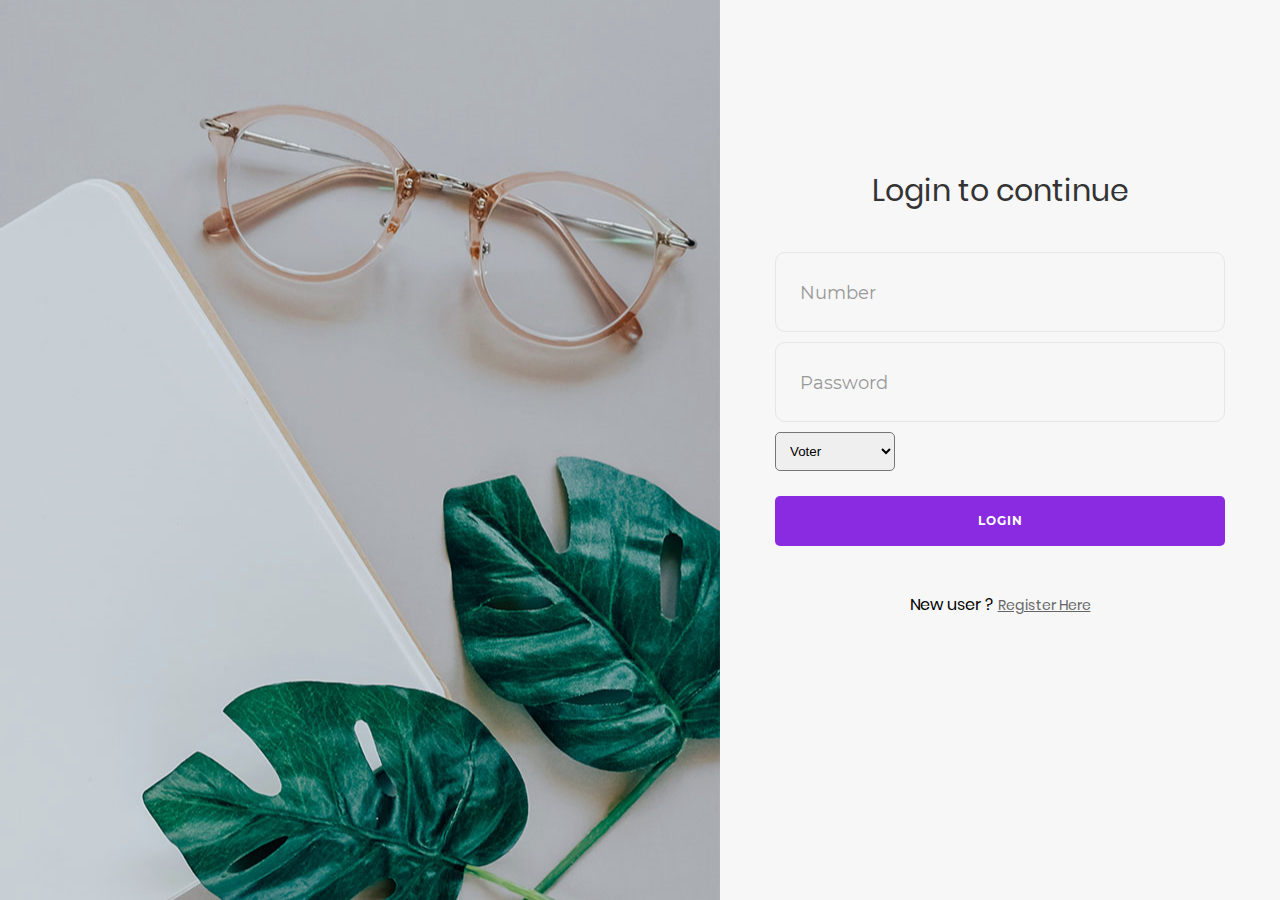
<file: index.html>
<!DOCTYPE html>
<html>
<head>
    <title>Online Voting System</title>
    <link rel="stylesheet" href="css/stylesheet.css">
</head>


<head>
	<meta charset="UTF-8">
	<meta name="viewport" content="width=device-width, initial-scale=1">
	
<link rel="stylesheet" type="text/css" href="css/util.css">
	<link rel="stylesheet" type="text/css" href="css/main.css">
</head>
<body style="background-color: #666666;">
	
	<div class="limiter">
		<div class="container-login100">
			<div class="wrap-login100">
				<form class="login100-form validate-form" action="api/login.php" method="POST">
					<span class="login100-form-title p-b-43">
						Login to continue
					</span>
					
					
					<div class="wrap-input100 validate-input" data-validate="Number is required:" >
						<input class="input100" type="number" name="mobile" >
						<span class="focus-input100"></span>
						<span class="label-input100">Number</span>
					</div>
					
					
					<div class="wrap-input100 validate-input" data-validate="Password is required">
						<input class="input100" type="password" name="password">
						<span class="focus-input100"></span>
						<span class="label-input100">Password</span>
					</div>


					<div>
						<select id="dropbox" name="role" >
							<option value="1"class="label-input100">Voter </option>
							<option value="2"class="label-input100">Candidate</option>
						</select><br><br>
					</div>

					<div class="container-login100-form-btn">
						<button class="login100-form-btn" id="loginbtn" type="submit">Login</button><br><br>

					</div>
					
					<div class="text-center p-t-46 p-b-20">
						New user ? <a href="routes/register.html">Register Here</a>
					
					</div>

				
				</form>

				<div class="login100-more" style="background-image: url('images/bg-01.jpg');">
				</div>
			</div>
		</div>
	</div>

	
</body>
</html>
</file>
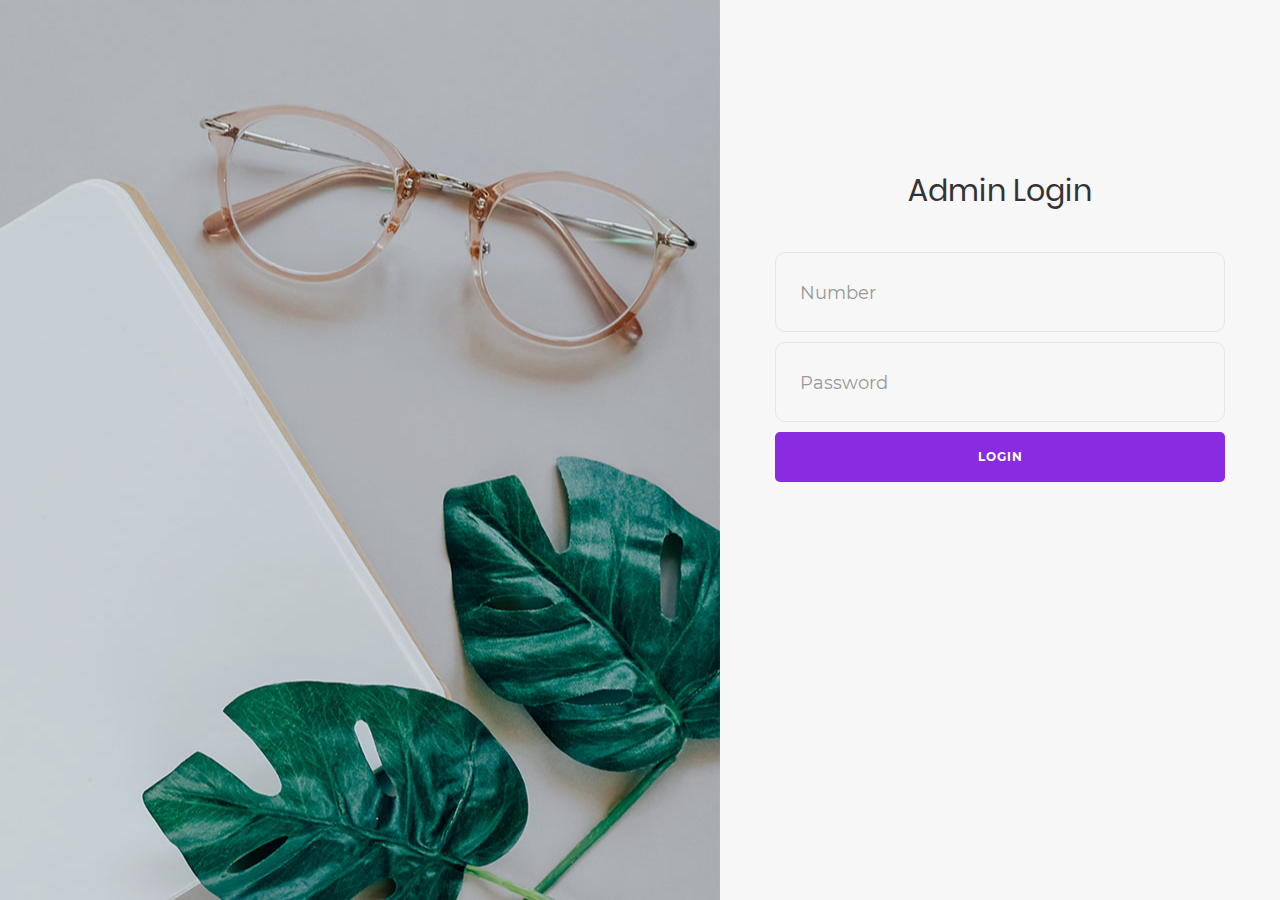
<file: admin.html>
<html>

<head>
 
    <link rel="stylesheet" href="css/stylesheet.css">

</head>

</html>

<!DOCTYPE html>
<html>
<head>
    <title>Online Voting System</title>
    <link rel="stylesheet" href="css/stylesheet.css">
</head>

<html lang="en">
<head>
	<meta charset="UTF-8">
	<meta name="viewport" content="width=device-width, initial-scale=1">
<link rel="stylesheet" type="text/css" href="css/util.css">
	<link rel="stylesheet" type="text/css" href="css/main.css">
<!--===============================================================================================-->
</head>
<body style="background-color: #666666;">
	
	<div class="limiter">
		<div class="container-login100">
			<div class="wrap-login100">
				<form class="login100-form validate-form" action="api/adminlogin.php" method="POST">
					<span class="login100-form-title p-b-43">
						Admin Login
					</span>
					
					
					<div class="wrap-input100 validate-input" >
						<input class="input100" type="number" name="mobile" >
						<span class="focus-input100"></span>
						<span class="label-input100">Number</span>
					</div>
					
					
					<div class="wrap-input100 validate-input" data-validate="Password is required">
						<input class="input100" type="password" name="password">
						<span class="focus-input100"></span>
						<span class="label-input100">Password</span>
					</div>


					<div class="container-login100-form-btn">
						<button class="login100-form-btn" id="loginbtn" type="submit">Login</button><br><br>

					</div>
					
					

				
				</form>

				<div class="login100-more" style="background-image: url('images/bg-01.jpg');">
				</div>
			</div>
		</div>
	</div>
</body>
</html>
</html>
</file>
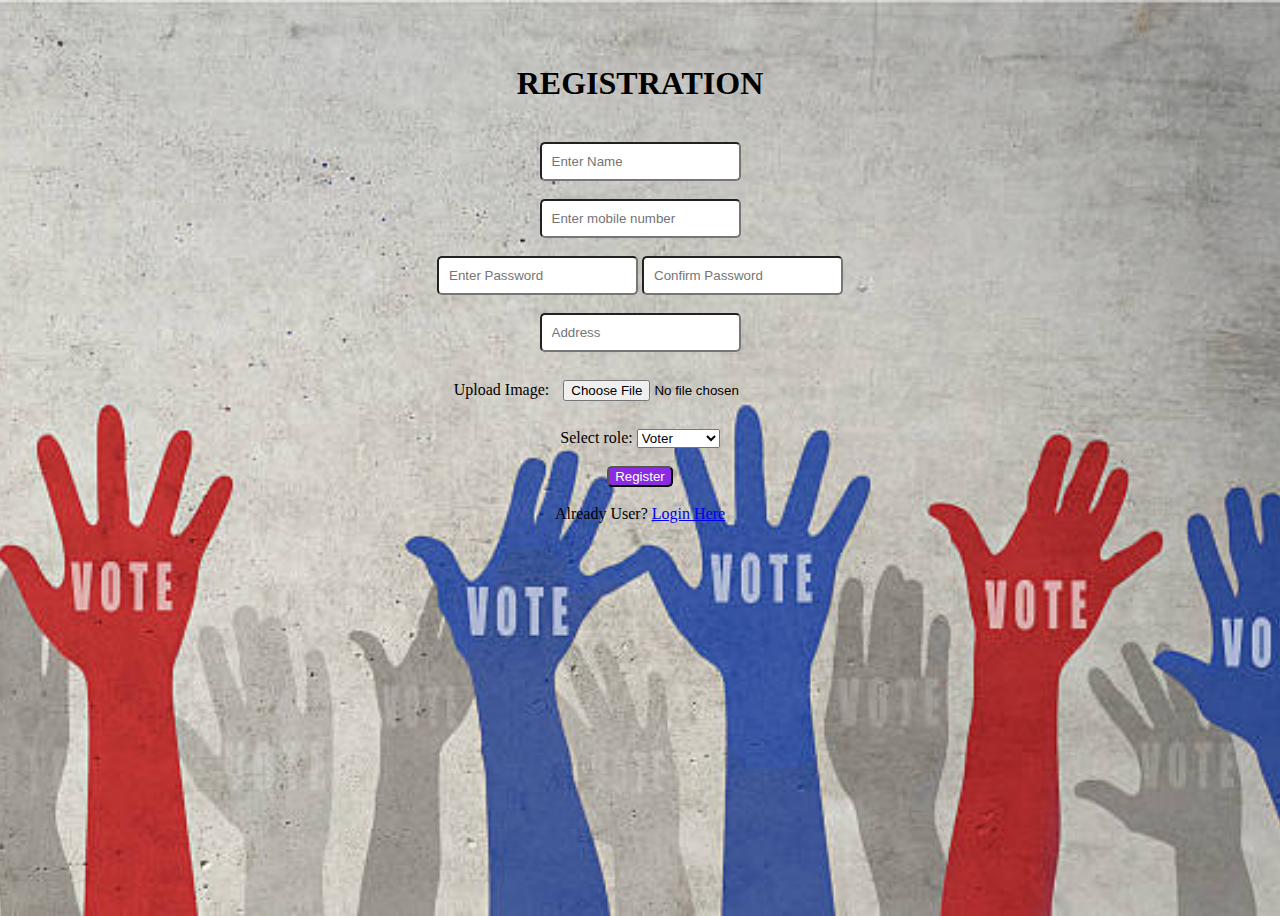
<file: routes/register.html>
<html>

<head>
    <title>REGISTRATION</title>
    <link rel="stylesheet" href="../css/stylesheet.css">
</head>

<body>
    <center>

    <br><br>
    <h1> REGISTRATION</h1>
    <br>

    <form action="../api/register.php" method="POST" enctype="multipart/form-data">
        <input type="text" name="name" placeholder="Enter Name" pattern="[A-Za-z]{7}"><br><br>
        <input type="number" name="mobile" placeholder="Enter mobile number" maxlength="10"><br><br>
        <input type="password" name="password" placeholder="Enter Password">
        <input type="password" name="cpassword" placeholder="Confirm Password"><br><br>
        <input type="text" name="address" placeholder="Address"><br><br>
        Upload Image: <input type="file" name="photo"><br><br>
        Select role: <select name="role">
            <option value="1">Voter</option>
            <option value="2">Candidate</option>

        </select>
        <br><br>
        <button style="
        border-radius: 5px;
        background-color: blueviolet;
        color: white;
        border-radius: 5px;">

            Register</button><br><br>
        Already User? <a href="../index.html">Login Here</a>
    </form>
    </center>
</body>

</html>
</file>
<file: css/stylesheet.css>
body{

    background-image: url("login page.jpg");
    height: 100%;
    background-position: center;
    background-repeat: no-repeat;
    background-size: cover;
}
@import url('https://fonts.googleapis.com/css2?family=Oswald:wght@300&display=swap');


#headerSection {
padding: 10px;
}
#headerSection{
    font-family: 'Oswald', sans-serif;
}

input{
    padding: 10px;
    border-radius: 5px;

}
#dropbox{
    padding: 10px;
    border-radius: 5px;
    width: 120px;

}
#loginbtn{
    padding: 10px;
    border-radius: 5px;
    background-color: blueviolet;
    color: white;
    border-radius: 5px;
}
</file>
<file: css/util.css>
/*[ FONT SIZE ]
///////////////////////////////////////////////////////////
*/
.fs-1 {font-size: 1px;}
.fs-2 {font-size: 2px;}
.fs-3 {font-size: 3px;}
.fs-4 {font-size: 4px;}
.fs-5 {font-size: 5px;}
.fs-6 {font-size: 6px;}
.fs-7 {font-size: 7px;}
.fs-8 {font-size: 8px;}
.fs-9 {font-size: 9px;}
.fs-10 {font-size: 10px;}
.fs-11 {font-size: 11px;}
.fs-12 {font-size: 12px;}
.fs-13 {font-size: 13px;}
.fs-14 {font-size: 14px;}
.fs-15 {font-size: 15px;}
.fs-16 {font-size: 16px;}
.fs-17 {font-size: 17px;}
.fs-18 {font-size: 18px;}
.fs-19 {font-size: 19px;}
.fs-20 {font-size: 20px;}
.fs-21 {font-size: 21px;}
.fs-22 {font-size: 22px;}
.fs-23 {font-size: 23px;}
.fs-24 {font-size: 24px;}
.fs-25 {font-size: 25px;}
.fs-26 {font-size: 26px;}
.fs-27 {font-size: 27px;}
.fs-28 {font-size: 28px;}
.fs-29 {font-size: 29px;}
.fs-30 {font-size: 30px;}
.fs-31 {font-size: 31px;}
.fs-32 {font-size: 32px;}
.fs-33 {font-size: 33px;}
.fs-34 {font-size: 34px;}
.fs-35 {font-size: 35px;}
.fs-36 {font-size: 36px;}
.fs-37 {font-size: 37px;}
.fs-38 {font-size: 38px;}
.fs-39 {font-size: 39px;}
.fs-40 {font-size: 40px;}
.fs-41 {font-size: 41px;}
.fs-42 {font-size: 42px;}
.fs-43 {font-size: 43px;}
.fs-44 {font-size: 44px;}
.fs-45 {font-size: 45px;}
.fs-46 {font-size: 46px;}
.fs-47 {font-size: 47px;}
.fs-48 {font-size: 48px;}
.fs-49 {font-size: 49px;}
.fs-50 {font-size: 50px;}
.fs-51 {font-size: 51px;}
.fs-52 {font-size: 52px;}
.fs-53 {font-size: 53px;}
.fs-54 {font-size: 54px;}
.fs-55 {font-size: 55px;}
.fs-56 {font-size: 56px;}
.fs-57 {font-size: 57px;}
.fs-58 {font-size: 58px;}
.fs-59 {font-size: 59px;}
.fs-60 {font-size: 60px;}
.fs-61 {font-size: 61px;}
.fs-62 {font-size: 62px;}
.fs-63 {font-size: 63px;}
.fs-64 {font-size: 64px;}
.fs-65 {font-size: 65px;}
.fs-66 {font-size: 66px;}
.fs-67 {font-size: 67px;}
.fs-68 {font-size: 68px;}
.fs-69 {font-size: 69px;}
.fs-70 {font-size: 70px;}
.fs-71 {font-size: 71px;}
.fs-72 {font-size: 72px;}
.fs-73 {font-size: 73px;}
.fs-74 {font-size: 74px;}
.fs-75 {font-size: 75px;}
.fs-76 {font-size: 76px;}
.fs-77 {font-size: 77px;}
.fs-78 {font-size: 78px;}
.fs-79 {font-size: 79px;}
.fs-80 {font-size: 80px;}
.fs-81 {font-size: 81px;}
.fs-82 {font-size: 82px;}
.fs-83 {font-size: 83px;}
.fs-84 {font-size: 84px;}
.fs-85 {font-size: 85px;}
.fs-86 {font-size: 86px;}
.fs-87 {font-size: 87px;}
.fs-88 {font-size: 88px;}
.fs-89 {font-size: 89px;}
.fs-90 {font-size: 90px;}
.fs-91 {font-size: 91px;}
.fs-92 {font-size: 92px;}
.fs-93 {font-size: 93px;}
.fs-94 {font-size: 94px;}
.fs-95 {font-size: 95px;}
.fs-96 {font-size: 96px;}
.fs-97 {font-size: 97px;}
.fs-98 {font-size: 98px;}
.fs-99 {font-size: 99px;}
.fs-100 {font-size: 100px;}
.fs-101 {font-size: 101px;}
.fs-102 {font-size: 102px;}
.fs-103 {font-size: 103px;}
.fs-104 {font-size: 104px;}
.fs-105 {font-size: 105px;}
.fs-106 {font-size: 106px;}
.fs-107 {font-size: 107px;}
.fs-108 {font-size: 108px;}
.fs-109 {font-size: 109px;}
.fs-110 {font-size: 110px;}
.fs-111 {font-size: 111px;}
.fs-112 {font-size: 112px;}
.fs-113 {font-size: 113px;}
.fs-114 {font-size: 114px;}
.fs-115 {font-size: 115px;}
.fs-116 {font-size: 116px;}
.fs-117 {font-size: 117px;}
.fs-118 {font-size: 118px;}
.fs-119 {font-size: 119px;}
.fs-120 {font-size: 120px;}
.fs-121 {font-size: 121px;}
.fs-122 {font-size: 122px;}
.fs-123 {font-size: 123px;}
.fs-124 {font-size: 124px;}
.fs-125 {font-size: 125px;}
.fs-126 {font-size: 126px;}
.fs-127 {font-size: 127px;}
.fs-128 {font-size: 128px;}
.fs-129 {font-size: 129px;}
.fs-130 {font-size: 130px;}
.fs-131 {font-size: 131px;}
.fs-132 {font-size: 132px;}
.fs-133 {font-size: 133px;}
.fs-134 {font-size: 134px;}
.fs-135 {font-size: 135px;}
.fs-136 {font-size: 136px;}
.fs-137 {font-size: 137px;}
.fs-138 {font-size: 138px;}
.fs-139 {font-size: 139px;}
.fs-140 {font-size: 140px;}
.fs-141 {font-size: 141px;}
.fs-142 {font-size: 142px;}
.fs-143 {font-size: 143px;}
.fs-144 {font-size: 144px;}
.fs-145 {font-size: 145px;}
.fs-146 {font-size: 146px;}
.fs-147 {font-size: 147px;}
.fs-148 {font-size: 148px;}
.fs-149 {font-size: 149px;}
.fs-150 {font-size: 150px;}
.fs-151 {font-size: 151px;}
.fs-152 {font-size: 152px;}
.fs-153 {font-size: 153px;}
.fs-154 {font-size: 154px;}
.fs-155 {font-size: 155px;}
.fs-156 {font-size: 156px;}
.fs-157 {font-size: 157px;}
.fs-158 {font-size: 158px;}
.fs-159 {font-size: 159px;}
.fs-160 {font-size: 160px;}
.fs-161 {font-size: 161px;}
.fs-162 {font-size: 162px;}
.fs-163 {font-size: 163px;}
.fs-164 {font-size: 164px;}
.fs-165 {font-size: 165px;}
.fs-166 {font-size: 166px;}
.fs-167 {font-size: 167px;}
.fs-168 {font-size: 168px;}
.fs-169 {font-size: 169px;}
.fs-170 {font-size: 170px;}
.fs-171 {font-size: 171px;}
.fs-172 {font-size: 172px;}
.fs-173 {font-size: 173px;}
.fs-174 {font-size: 174px;}
.fs-175 {font-size: 175px;}
.fs-176 {font-size: 176px;}
.fs-177 {font-size: 177px;}
.fs-178 {font-size: 178px;}
.fs-179 {font-size: 179px;}
.fs-180 {font-size: 180px;}
.fs-181 {font-size: 181px;}
.fs-182 {font-size: 182px;}
.fs-183 {font-size: 183px;}
.fs-184 {font-size: 184px;}
.fs-185 {font-size: 185px;}
.fs-186 {font-size: 186px;}
.fs-187 {font-size: 187px;}
.fs-188 {font-size: 188px;}
.fs-189 {font-size: 189px;}
.fs-190 {font-size: 190px;}
.fs-191 {font-size: 191px;}
.fs-192 {font-size: 192px;}
.fs-193 {font-size: 193px;}
.fs-194 {font-size: 194px;}
.fs-195 {font-size: 195px;}
.fs-196 {font-size: 196px;}
.fs-197 {font-size: 197px;}
.fs-198 {font-size: 198px;}
.fs-199 {font-size: 199px;}
.fs-200 {font-size: 200px;}

/*[ PADDING ]
///////////////////////////////////////////////////////////
*/
.p-t-0 {padding-top: 0px;}
.p-t-1 {padding-top: 1px;}
.p-t-2 {padding-top: 2px;}
.p-t-3 {padding-top: 3px;}
.p-t-4 {padding-top: 4px;}
.p-t-5 {padding-top: 5px;}
.p-t-6 {padding-top: 6px;}
.p-t-7 {padding-top: 7px;}
.p-t-8 {padding-top: 8px;}
.p-t-9 {padding-top: 9px;}
.p-t-10 {padding-top: 10px;}
.p-t-11 {padding-top: 11px;}
.p-t-12 {padding-top: 12px;}
.p-t-13 {padding-top: 13px;}
.p-t-14 {padding-top: 14px;}
.p-t-15 {padding-top: 15px;}
.p-t-16 {padding-top: 16px;}
.p-t-17 {padding-top: 17px;}
.p-t-18 {padding-top: 18px;}
.p-t-19 {padding-top: 19px;}
.p-t-20 {padding-top: 20px;}
.p-t-21 {padding-top: 21px;}
.p-t-22 {padding-top: 22px;}
.p-t-23 {padding-top: 23px;}
.p-t-24 {padding-top: 24px;}
.p-t-25 {padding-top: 25px;}
.p-t-26 {padding-top: 26px;}
.p-t-27 {padding-top: 27px;}
.p-t-28 {padding-top: 28px;}
.p-t-29 {padding-top: 29px;}
.p-t-30 {padding-top: 30px;}
.p-t-31 {padding-top: 31px;}
.p-t-32 {padding-top: 32px;}
.p-t-33 {padding-top: 33px;}
.p-t-34 {padding-top: 34px;}
.p-t-35 {padding-top: 35px;}
.p-t-36 {padding-top: 36px;}
.p-t-37 {padding-top: 37px;}
.p-t-38 {padding-top: 38px;}
.p-t-39 {padding-top: 39px;}
.p-t-40 {padding-top: 40px;}
.p-t-41 {padding-top: 41px;}
.p-t-42 {padding-top: 42px;}
.p-t-43 {padding-top: 43px;}
.p-t-44 {padding-top: 44px;}
.p-t-45 {padding-top: 45px;}
.p-t-46 {padding-top: 46px;}
.p-t-47 {padding-top: 47px;}
.p-t-48 {padding-top: 48px;}
.p-t-49 {padding-top: 49px;}
.p-t-50 {padding-top: 50px;}
.p-t-51 {padding-top: 51px;}
.p-t-52 {padding-top: 52px;}
.p-t-53 {padding-top: 53px;}
.p-t-54 {padding-top: 54px;}
.p-t-55 {padding-top: 55px;}
.p-t-56 {padding-top: 56px;}
.p-t-57 {padding-top: 57px;}
.p-t-58 {padding-top: 58px;}
.p-t-59 {padding-top: 59px;}
.p-t-60 {padding-top: 60px;}
.p-t-61 {padding-top: 61px;}
.p-t-62 {padding-top: 62px;}
.p-t-63 {padding-top: 63px;}
.p-t-64 {padding-top: 64px;}
.p-t-65 {padding-top: 65px;}
.p-t-66 {padding-top: 66px;}
.p-t-67 {padding-top: 67px;}
.p-t-68 {padding-top: 68px;}
.p-t-69 {padding-top: 69px;}
.p-t-70 {padding-top: 70px;}
.p-t-71 {padding-top: 71px;}
.p-t-72 {padding-top: 72px;}
.p-t-73 {padding-top: 73px;}
.p-t-74 {padding-top: 74px;}
.p-t-75 {padding-top: 75px;}
.p-t-76 {padding-top: 76px;}
.p-t-77 {padding-top: 77px;}
.p-t-78 {padding-top: 78px;}
.p-t-79 {padding-top: 79px;}
.p-t-80 {padding-top: 80px;}
.p-t-81 {padding-top: 81px;}
.p-t-82 {padding-top: 82px;}
.p-t-83 {padding-top: 83px;}
.p-t-84 {padding-top: 84px;}
.p-t-85 {padding-top: 85px;}
.p-t-86 {padding-top: 86px;}
.p-t-87 {padding-top: 87px;}
.p-t-88 {padding-top: 88px;}
.p-t-89 {padding-top: 89px;}
.p-t-90 {padding-top: 90px;}
.p-t-91 {padding-top: 91px;}
.p-t-92 {padding-top: 92px;}
.p-t-93 {padding-top: 93px;}
.p-t-94 {padding-top: 94px;}
.p-t-95 {padding-top: 95px;}
.p-t-96 {padding-top: 96px;}
.p-t-97 {padding-top: 97px;}
.p-t-98 {padding-top: 98px;}
.p-t-99 {padding-top: 99px;}
.p-t-100 {padding-top: 100px;}
.p-t-101 {padding-top: 101px;}
.p-t-102 {padding-top: 102px;}
.p-t-103 {padding-top: 103px;}
.p-t-104 {padding-top: 104px;}
.p-t-105 {padding-top: 105px;}
.p-t-106 {padding-top: 106px;}
.p-t-107 {padding-top: 107px;}
.p-t-108 {padding-top: 108px;}
.p-t-109 {padding-top: 109px;}
.p-t-110 {padding-top: 110px;}
.p-t-111 {padding-top: 111px;}
.p-t-112 {padding-top: 112px;}
.p-t-113 {padding-top: 113px;}
.p-t-114 {padding-top: 114px;}
.p-t-115 {padding-top: 115px;}
.p-t-116 {padding-top: 116px;}
.p-t-117 {padding-top: 117px;}
.p-t-118 {padding-top: 118px;}
.p-t-119 {padding-top: 119px;}
.p-t-120 {padding-top: 120px;}
.p-t-121 {padding-top: 121px;}
.p-t-122 {padding-top: 122px;}
.p-t-123 {padding-top: 123px;}
.p-t-124 {padding-top: 124px;}
.p-t-125 {padding-top: 125px;}
.p-t-126 {padding-top: 126px;}
.p-t-127 {padding-top: 127px;}
.p-t-128 {padding-top: 128px;}
.p-t-129 {padding-top: 129px;}
.p-t-130 {padding-top: 130px;}
.p-t-131 {padding-top: 131px;}
.p-t-132 {padding-top: 132px;}
.p-t-133 {padding-top: 133px;}
.p-t-134 {padding-top: 134px;}
.p-t-135 {padding-top: 135px;}
.p-t-136 {padding-top: 136px;}
.p-t-137 {padding-top: 137px;}
.p-t-138 {padding-top: 138px;}
.p-t-139 {padding-top: 139px;}
.p-t-140 {padding-top: 140px;}
.p-t-141 {padding-top: 141px;}
.p-t-142 {padding-top: 142px;}
.p-t-143 {padding-top: 143px;}
.p-t-144 {padding-top: 144px;}
.p-t-145 {padding-top: 145px;}
.p-t-146 {padding-top: 146px;}
.p-t-147 {padding-top: 147px;}
.p-t-148 {padding-top: 148px;}
.p-t-149 {padding-top: 149px;}
.p-t-150 {padding-top: 150px;}
.p-t-151 {padding-top: 151px;}
.p-t-152 {padding-top: 152px;}
.p-t-153 {padding-top: 153px;}
.p-t-154 {padding-top: 154px;}
.p-t-155 {padding-top: 155px;}
.p-t-156 {padding-top: 156px;}
.p-t-157 {padding-top: 157px;}
.p-t-158 {padding-top: 158px;}
.p-t-159 {padding-top: 159px;}
.p-t-160 {padding-top: 160px;}
.p-t-161 {padding-top: 161px;}
.p-t-162 {padding-top: 162px;}
.p-t-163 {padding-top: 163px;}
.p-t-164 {padding-top: 164px;}
.p-t-165 {padding-top: 165px;}
.p-t-166 {padding-top: 166px;}
.p-t-167 {padding-top: 167px;}
.p-t-168 {padding-top: 168px;}
.p-t-169 {padding-top: 169px;}
.p-t-170 {padding-top: 170px;}
.p-t-171 {padding-top: 171px;}
.p-t-172 {padding-top: 172px;}
.p-t-173 {padding-top: 173px;}
.p-t-174 {padding-top: 174px;}
.p-t-175 {padding-top: 175px;}
.p-t-176 {padding-top: 176px;}
.p-t-177 {padding-top: 177px;}
.p-t-178 {padding-top: 178px;}
.p-t-179 {padding-top: 179px;}
.p-t-180 {padding-top: 180px;}
.p-t-181 {padding-top: 181px;}
.p-t-182 {padding-top: 182px;}
.p-t-183 {padding-top: 183px;}
.p-t-184 {padding-top: 184px;}
.p-t-185 {padding-top: 185px;}
.p-t-186 {padding-top: 186px;}
.p-t-187 {padding-top: 187px;}
.p-t-188 {padding-top: 188px;}
.p-t-189 {padding-top: 189px;}
.p-t-190 {padding-top: 190px;}
.p-t-191 {padding-top: 191px;}
.p-t-192 {padding-top: 192px;}
.p-t-193 {padding-top: 193px;}
.p-t-194 {padding-top: 194px;}
.p-t-195 {padding-top: 195px;}
.p-t-196 {padding-top: 196px;}
.p-t-197 {padding-top: 197px;}
.p-t-198 {padding-top: 198px;}
.p-t-199 {padding-top: 199px;}
.p-t-200 {padding-top: 200px;}
.p-t-201 {padding-top: 201px;}
.p-t-202 {padding-top: 202px;}
.p-t-203 {padding-top: 203px;}
.p-t-204 {padding-top: 204px;}
.p-t-205 {padding-top: 205px;}
.p-t-206 {padding-top: 206px;}
.p-t-207 {padding-top: 207px;}
.p-t-208 {padding-top: 208px;}
.p-t-209 {padding-top: 209px;}
.p-t-210 {padding-top: 210px;}
.p-t-211 {padding-top: 211px;}
.p-t-212 {padding-top: 212px;}
.p-t-213 {padding-top: 213px;}
.p-t-214 {padding-top: 214px;}
.p-t-215 {padding-top: 215px;}
.p-t-216 {padding-top: 216px;}
.p-t-217 {padding-top: 217px;}
.p-t-218 {padding-top: 218px;}
.p-t-219 {padding-top: 219px;}
.p-t-220 {padding-top: 220px;}
.p-t-221 {padding-top: 221px;}
.p-t-222 {padding-top: 222px;}
.p-t-223 {padding-top: 223px;}
.p-t-224 {padding-top: 224px;}
.p-t-225 {padding-top: 225px;}
.p-t-226 {padding-top: 226px;}
.p-t-227 {padding-top: 227px;}
.p-t-228 {padding-top: 228px;}
.p-t-229 {padding-top: 229px;}
.p-t-230 {padding-top: 230px;}
.p-t-231 {padding-top: 231px;}
.p-t-232 {padding-top: 232px;}
.p-t-233 {padding-top: 233px;}
.p-t-234 {padding-top: 234px;}
.p-t-235 {padding-top: 235px;}
.p-t-236 {padding-top: 236px;}
.p-t-237 {padding-top: 237px;}
.p-t-238 {padding-top: 238px;}
.p-t-239 {padding-top: 239px;}
.p-t-240 {padding-top: 240px;}
.p-t-241 {padding-top: 241px;}
.p-t-242 {padding-top: 242px;}
.p-t-243 {padding-top: 243px;}
.p-t-244 {padding-top: 244px;}
.p-t-245 {padding-top: 245px;}
.p-t-246 {padding-top: 246px;}
.p-t-247 {padding-top: 247px;}
.p-t-248 {padding-top: 248px;}
.p-t-249 {padding-top: 249px;}
.p-t-250 {padding-top: 250px;}
.p-b-0 {padding-bottom: 0px;}
.p-b-1 {padding-bottom: 1px;}
.p-b-2 {padding-bottom: 2px;}
.p-b-3 {padding-bottom: 3px;}
.p-b-4 {padding-bottom: 4px;}
.p-b-5 {padding-bottom: 5px;}
.p-b-6 {padding-bottom: 6px;}
.p-b-7 {padding-bottom: 7px;}
.p-b-8 {padding-bottom: 8px;}
.p-b-9 {padding-bottom: 9px;}
.p-b-10 {padding-bottom: 10px;}
.p-b-11 {padding-bottom: 11px;}
.p-b-12 {padding-bottom: 12px;}
.p-b-13 {padding-bottom: 13px;}
.p-b-14 {padding-bottom: 14px;}
.p-b-15 {padding-bottom: 15px;}
.p-b-16 {padding-bottom: 16px;}
.p-b-17 {padding-bottom: 17px;}
.p-b-18 {padding-bottom: 18px;}
.p-b-19 {padding-bottom: 19px;}
.p-b-20 {padding-bottom: 20px;}
.p-b-21 {padding-bottom: 21px;}
.p-b-22 {padding-bottom: 22px;}
.p-b-23 {padding-bottom: 23px;}
.p-b-24 {padding-bottom: 24px;}
.p-b-25 {padding-bottom: 25px;}
.p-b-26 {padding-bottom: 26px;}
.p-b-27 {padding-bottom: 27px;}
.p-b-28 {padding-bottom: 28px;}
.p-b-29 {padding-bottom: 29px;}
.p-b-30 {padding-bottom: 30px;}
.p-b-31 {padding-bottom: 31px;}
.p-b-32 {padding-bottom: 32px;}
.p-b-33 {padding-bottom: 33px;}
.p-b-34 {padding-bottom: 34px;}
.p-b-35 {padding-bottom: 35px;}
.p-b-36 {padding-bottom: 36px;}
.p-b-37 {padding-bottom: 37px;}
.p-b-38 {padding-bottom: 38px;}
.p-b-39 {padding-bottom: 39px;}
.p-b-40 {padding-bottom: 40px;}
.p-b-41 {padding-bottom: 41px;}
.p-b-42 {padding-bottom: 42px;}
.p-b-43 {padding-bottom: 43px;}
.p-b-44 {padding-bottom: 44px;}
.p-b-45 {padding-bottom: 45px;}
.p-b-46 {padding-bottom: 46px;}
.p-b-47 {padding-bottom: 47px;}
.p-b-48 {padding-bottom: 48px;}
.p-b-49 {padding-bottom: 49px;}
.p-b-50 {padding-bottom: 50px;}
.p-b-51 {padding-bottom: 51px;}
.p-b-52 {padding-bottom: 52px;}
.p-b-53 {padding-bottom: 53px;}
.p-b-54 {padding-bottom: 54px;}
.p-b-55 {padding-bottom: 55px;}
.p-b-56 {padding-bottom: 56px;}
.p-b-57 {padding-bottom: 57px;}
.p-b-58 {padding-bottom: 58px;}
.p-b-59 {padding-bottom: 59px;}
.p-b-60 {padding-bottom: 60px;}
.p-b-61 {padding-bottom: 61px;}
.p-b-62 {padding-bottom: 62px;}
.p-b-63 {padding-bottom: 63px;}
.p-b-64 {padding-bottom: 64px;}
.p-b-65 {padding-bottom: 65px;}
.p-b-66 {padding-bottom: 66px;}
.p-b-67 {padding-bottom: 67px;}
.p-b-68 {padding-bottom: 68px;}
.p-b-69 {padding-bottom: 69px;}
.p-b-70 {padding-bottom: 70px;}
.p-b-71 {padding-bottom: 71px;}
.p-b-72 {padding-bottom: 72px;}
.p-b-73 {padding-bottom: 73px;}
.p-b-74 {padding-bottom: 74px;}
.p-b-75 {padding-bottom: 75px;}
.p-b-76 {padding-bottom: 76px;}
.p-b-77 {padding-bottom: 77px;}
.p-b-78 {padding-bottom: 78px;}
.p-b-79 {padding-bottom: 79px;}
.p-b-80 {padding-bottom: 80px;}
.p-b-81 {padding-bottom: 81px;}
.p-b-82 {padding-bottom: 82px;}
.p-b-83 {padding-bottom: 83px;}
.p-b-84 {padding-bottom: 84px;}
.p-b-85 {padding-bottom: 85px;}
.p-b-86 {padding-bottom: 86px;}
.p-b-87 {padding-bottom: 87px;}
.p-b-88 {padding-bottom: 88px;}
.p-b-89 {padding-bottom: 89px;}
.p-b-90 {padding-bottom: 90px;}
.p-b-91 {padding-bottom: 91px;}
.p-b-92 {padding-bottom: 92px;}
.p-b-93 {padding-bottom: 93px;}
.p-b-94 {padding-bottom: 94px;}
.p-b-95 {padding-bottom: 95px;}
.p-b-96 {padding-bottom: 96px;}
.p-b-97 {padding-bottom: 97px;}
.p-b-98 {padding-bottom: 98px;}
.p-b-99 {padding-bottom: 99px;}
.p-b-100 {padding-bottom: 100px;}
.p-b-101 {padding-bottom: 101px;}
.p-b-102 {padding-bottom: 102px;}
.p-b-103 {padding-bottom: 103px;}
.p-b-104 {padding-bottom: 104px;}
.p-b-105 {padding-bottom: 105px;}
.p-b-106 {padding-bottom: 106px;}
.p-b-107 {padding-bottom: 107px;}
.p-b-108 {padding-bottom: 108px;}
.p-b-109 {padding-bottom: 109px;}
.p-b-110 {padding-bottom: 110px;}
.p-b-111 {padding-bottom: 111px;}
.p-b-112 {padding-bottom: 112px;}
.p-b-113 {padding-bottom: 113px;}
.p-b-114 {padding-bottom: 114px;}
.p-b-115 {padding-bottom: 115px;}
.p-b-116 {padding-bottom: 116px;}
.p-b-117 {padding-bottom: 117px;}
.p-b-118 {padding-bottom: 118px;}
.p-b-119 {padding-bottom: 119px;}
.p-b-120 {padding-bottom: 120px;}
.p-b-121 {padding-bottom: 121px;}
.p-b-122 {padding-bottom: 122px;}
.p-b-123 {padding-bottom: 123px;}
.p-b-124 {padding-bottom: 124px;}
.p-b-125 {padding-bottom: 125px;}
.p-b-126 {padding-bottom: 126px;}
.p-b-127 {padding-bottom: 127px;}
.p-b-128 {padding-bottom: 128px;}
.p-b-129 {padding-bottom: 129px;}
.p-b-130 {padding-bottom: 130px;}
.p-b-131 {padding-bottom: 131px;}
.p-b-132 {padding-bottom: 132px;}
.p-b-133 {padding-bottom: 133px;}
.p-b-134 {padding-bottom: 134px;}
.p-b-135 {padding-bottom: 135px;}
.p-b-136 {padding-bottom: 136px;}
.p-b-137 {padding-bottom: 137px;}
.p-b-138 {padding-bottom: 138px;}
.p-b-139 {padding-bottom: 139px;}
.p-b-140 {padding-bottom: 140px;}
.p-b-141 {padding-bottom: 141px;}
.p-b-142 {padding-bottom: 142px;}
.p-b-143 {padding-bottom: 143px;}
.p-b-144 {padding-bottom: 144px;}
.p-b-145 {padding-bottom: 145px;}
.p-b-146 {padding-bottom: 146px;}
.p-b-147 {padding-bottom: 147px;}
.p-b-148 {padding-bottom: 148px;}
.p-b-149 {padding-bottom: 149px;}
.p-b-150 {padding-bottom: 150px;}
.p-b-151 {padding-bottom: 151px;}
.p-b-152 {padding-bottom: 152px;}
.p-b-153 {padding-bottom: 153px;}
.p-b-154 {padding-bottom: 154px;}
.p-b-155 {padding-bottom: 155px;}
.p-b-156 {padding-bottom: 156px;}
.p-b-157 {padding-bottom: 157px;}
.p-b-158 {padding-bottom: 158px;}
.p-b-159 {padding-bottom: 159px;}
.p-b-160 {padding-bottom: 160px;}
.p-b-161 {padding-bottom: 161px;}
.p-b-162 {padding-bottom: 162px;}
.p-b-163 {padding-bottom: 163px;}
.p-b-164 {padding-bottom: 164px;}
.p-b-165 {padding-bottom: 165px;}
.p-b-166 {padding-bottom: 166px;}
.p-b-167 {padding-bottom: 167px;}
.p-b-168 {padding-bottom: 168px;}
.p-b-169 {padding-bottom: 169px;}
.p-b-170 {padding-bottom: 170px;}
.p-b-171 {padding-bottom: 171px;}
.p-b-172 {padding-bottom: 172px;}
.p-b-173 {padding-bottom: 173px;}
.p-b-174 {padding-bottom: 174px;}
.p-b-175 {padding-bottom: 175px;}
.p-b-176 {padding-bottom: 176px;}
.p-b-177 {padding-bottom: 177px;}
.p-b-178 {padding-bottom: 178px;}
.p-b-179 {padding-bottom: 179px;}
.p-b-180 {padding-bottom: 180px;}
.p-b-181 {padding-bottom: 181px;}
.p-b-182 {padding-bottom: 182px;}
.p-b-183 {padding-bottom: 183px;}
.p-b-184 {padding-bottom: 184px;}
.p-b-185 {padding-bottom: 185px;}
.p-b-186 {padding-bottom: 186px;}
.p-b-187 {padding-bottom: 187px;}
.p-b-188 {padding-bottom: 188px;}
.p-b-189 {padding-bottom: 189px;}
.p-b-190 {padding-bottom: 190px;}
.p-b-191 {padding-bottom: 191px;}
.p-b-192 {padding-bottom: 192px;}
.p-b-193 {padding-bottom: 193px;}
.p-b-194 {padding-bottom: 194px;}
.p-b-195 {padding-bottom: 195px;}
.p-b-196 {padding-bottom: 196px;}
.p-b-197 {padding-bottom: 197px;}
.p-b-198 {padding-bottom: 198px;}
.p-b-199 {padding-bottom: 199px;}
.p-b-200 {padding-bottom: 200px;}
.p-b-201 {padding-bottom: 201px;}
.p-b-202 {padding-bottom: 202px;}
.p-b-203 {padding-bottom: 203px;}
.p-b-204 {padding-bottom: 204px;}
.p-b-205 {padding-bottom: 205px;}
.p-b-206 {padding-bottom: 206px;}
.p-b-207 {padding-bottom: 207px;}
.p-b-208 {padding-bottom: 208px;}
.p-b-209 {padding-bottom: 209px;}
.p-b-210 {padding-bottom: 210px;}
.p-b-211 {padding-bottom: 211px;}
.p-b-212 {padding-bottom: 212px;}
.p-b-213 {padding-bottom: 213px;}
.p-b-214 {padding-bottom: 214px;}
.p-b-215 {padding-bottom: 215px;}
.p-b-216 {padding-bottom: 216px;}
.p-b-217 {padding-bottom: 217px;}
.p-b-218 {padding-bottom: 218px;}
.p-b-219 {padding-bottom: 219px;}
.p-b-220 {padding-bottom: 220px;}
.p-b-221 {padding-bottom: 221px;}
.p-b-222 {padding-bottom: 222px;}
.p-b-223 {padding-bottom: 223px;}
.p-b-224 {padding-bottom: 224px;}
.p-b-225 {padding-bottom: 225px;}
.p-b-226 {padding-bottom: 226px;}
.p-b-227 {padding-bottom: 227px;}
.p-b-228 {padding-bottom: 228px;}
.p-b-229 {padding-bottom: 229px;}
.p-b-230 {padding-bottom: 230px;}
.p-b-231 {padding-bottom: 231px;}
.p-b-232 {padding-bottom: 232px;}
.p-b-233 {padding-bottom: 233px;}
.p-b-234 {padding-bottom: 234px;}
.p-b-235 {padding-bottom: 235px;}
.p-b-236 {padding-bottom: 236px;}
.p-b-237 {padding-bottom: 237px;}
.p-b-238 {padding-bottom: 238px;}
.p-b-239 {padding-bottom: 239px;}
.p-b-240 {padding-bottom: 240px;}
.p-b-241 {padding-bottom: 241px;}
.p-b-242 {padding-bottom: 242px;}
.p-b-243 {padding-bottom: 243px;}
.p-b-244 {padding-bottom: 244px;}
.p-b-245 {padding-bottom: 245px;}
.p-b-246 {padding-bottom: 246px;}
.p-b-247 {padding-bottom: 247px;}
.p-b-248 {padding-bottom: 248px;}
.p-b-249 {padding-bottom: 249px;}
.p-b-250 {padding-bottom: 250px;}
.p-l-0 {padding-left: 0px;}
.p-l-1 {padding-left: 1px;}
.p-l-2 {padding-left: 2px;}
.p-l-3 {padding-left: 3px;}
.p-l-4 {padding-left: 4px;}
.p-l-5 {padding-left: 5px;}
.p-l-6 {padding-left: 6px;}
.p-l-7 {padding-left: 7px;}
.p-l-8 {padding-left: 8px;}
.p-l-9 {padding-left: 9px;}
.p-l-10 {padding-left: 10px;}
.p-l-11 {padding-left: 11px;}
.p-l-12 {padding-left: 12px;}
.p-l-13 {padding-left: 13px;}
.p-l-14 {padding-left: 14px;}
.p-l-15 {padding-left: 15px;}
.p-l-16 {padding-left: 16px;}
.p-l-17 {padding-left: 17px;}
.p-l-18 {padding-left: 18px;}
.p-l-19 {padding-left: 19px;}
.p-l-20 {padding-left: 20px;}
.p-l-21 {padding-left: 21px;}
.p-l-22 {padding-left: 22px;}
.p-l-23 {padding-left: 23px;}
.p-l-24 {padding-left: 24px;}
.p-l-25 {padding-left: 25px;}
.p-l-26 {padding-left: 26px;}
.p-l-27 {padding-left: 27px;}
.p-l-28 {padding-left: 28px;}
.p-l-29 {padding-left: 29px;}
.p-l-30 {padding-left: 30px;}
.p-l-31 {padding-left: 31px;}
.p-l-32 {padding-left: 32px;}
.p-l-33 {padding-left: 33px;}
.p-l-34 {padding-left: 34px;}
.p-l-35 {padding-left: 35px;}
.p-l-36 {padding-left: 36px;}
.p-l-37 {padding-left: 37px;}
.p-l-38 {padding-left: 38px;}
.p-l-39 {padding-left: 39px;}
.p-l-40 {padding-left: 40px;}
.p-l-41 {padding-left: 41px;}
.p-l-42 {padding-left: 42px;}
.p-l-43 {padding-left: 43px;}
.p-l-44 {padding-left: 44px;}
.p-l-45 {padding-left: 45px;}
.p-l-46 {padding-left: 46px;}
.p-l-47 {padding-left: 47px;}
.p-l-48 {padding-left: 48px;}
.p-l-49 {padding-left: 49px;}
.p-l-50 {padding-left: 50px;}
.p-l-51 {padding-left: 51px;}
.p-l-52 {padding-left: 52px;}
.p-l-53 {padding-left: 53px;}
.p-l-54 {padding-left: 54px;}
.p-l-55 {padding-left: 55px;}
.p-l-56 {padding-left: 56px;}
.p-l-57 {padding-left: 57px;}
.p-l-58 {padding-left: 58px;}
.p-l-59 {padding-left: 59px;}
.p-l-60 {padding-left: 60px;}
.p-l-61 {padding-left: 61px;}
.p-l-62 {padding-left: 62px;}
.p-l-63 {padding-left: 63px;}
.p-l-64 {padding-left: 64px;}
.p-l-65 {padding-left: 65px;}
.p-l-66 {padding-left: 66px;}
.p-l-67 {padding-left: 67px;}
.p-l-68 {padding-left: 68px;}
.p-l-69 {padding-left: 69px;}
.p-l-70 {padding-left: 70px;}
.p-l-71 {padding-left: 71px;}
.p-l-72 {padding-left: 72px;}
.p-l-73 {padding-left: 73px;}
.p-l-74 {padding-left: 74px;}
.p-l-75 {padding-left: 75px;}
.p-l-76 {padding-left: 76px;}
.p-l-77 {padding-left: 77px;}
.p-l-78 {padding-left: 78px;}
.p-l-79 {padding-left: 79px;}
.p-l-80 {padding-left: 80px;}
.p-l-81 {padding-left: 81px;}
.p-l-82 {padding-left: 82px;}
.p-l-83 {padding-left: 83px;}
.p-l-84 {padding-left: 84px;}
.p-l-85 {padding-left: 85px;}
.p-l-86 {padding-left: 86px;}
.p-l-87 {padding-left: 87px;}
.p-l-88 {padding-left: 88px;}
.p-l-89 {padding-left: 89px;}
.p-l-90 {padding-left: 90px;}
.p-l-91 {padding-left: 91px;}
.p-l-92 {padding-left: 92px;}
.p-l-93 {padding-left: 93px;}
.p-l-94 {padding-left: 94px;}
.p-l-95 {padding-left: 95px;}
.p-l-96 {padding-left: 96px;}
.p-l-97 {padding-left: 97px;}
.p-l-98 {padding-left: 98px;}
.p-l-99 {padding-left: 99px;}
.p-l-100 {padding-left: 100px;}
.p-l-101 {padding-left: 101px;}
.p-l-102 {padding-left: 102px;}
.p-l-103 {padding-left: 103px;}
.p-l-104 {padding-left: 104px;}
.p-l-105 {padding-left: 105px;}
.p-l-106 {padding-left: 106px;}
.p-l-107 {padding-left: 107px;}
.p-l-108 {padding-left: 108px;}
.p-l-109 {padding-left: 109px;}
.p-l-110 {padding-left: 110px;}
.p-l-111 {padding-left: 111px;}
.p-l-112 {padding-left: 112px;}
.p-l-113 {padding-left: 113px;}
.p-l-114 {padding-left: 114px;}
.p-l-115 {padding-left: 115px;}
.p-l-116 {padding-left: 116px;}
.p-l-117 {padding-left: 117px;}
.p-l-118 {padding-left: 118px;}
.p-l-119 {padding-left: 119px;}
.p-l-120 {padding-left: 120px;}
.p-l-121 {padding-left: 121px;}
.p-l-122 {padding-left: 122px;}
.p-l-123 {padding-left: 123px;}
.p-l-124 {padding-left: 124px;}
.p-l-125 {padding-left: 125px;}
.p-l-126 {padding-left: 126px;}
.p-l-127 {padding-left: 127px;}
.p-l-128 {padding-left: 128px;}
.p-l-129 {padding-left: 129px;}
.p-l-130 {padding-left: 130px;}
.p-l-131 {padding-left: 131px;}
.p-l-132 {padding-left: 132px;}
.p-l-133 {padding-left: 133px;}
.p-l-134 {padding-left: 134px;}
.p-l-135 {padding-left: 135px;}
.p-l-136 {padding-left: 136px;}
.p-l-137 {padding-left: 137px;}
.p-l-138 {padding-left: 138px;}
.p-l-139 {padding-left: 139px;}
.p-l-140 {padding-left: 140px;}
.p-l-141 {padding-left: 141px;}
.p-l-142 {padding-left: 142px;}
.p-l-143 {padding-left: 143px;}
.p-l-144 {padding-left: 144px;}
.p-l-145 {padding-left: 145px;}
.p-l-146 {padding-left: 146px;}
.p-l-147 {padding-left: 147px;}
.p-l-148 {padding-left: 148px;}
.p-l-149 {padding-left: 149px;}
.p-l-150 {padding-left: 150px;}
.p-l-151 {padding-left: 151px;}
.p-l-152 {padding-left: 152px;}
.p-l-153 {padding-left: 153px;}
.p-l-154 {padding-left: 154px;}
.p-l-155 {padding-left: 155px;}
.p-l-156 {padding-left: 156px;}
.p-l-157 {padding-left: 157px;}
.p-l-158 {padding-left: 158px;}
.p-l-159 {padding-left: 159px;}
.p-l-160 {padding-left: 160px;}
.p-l-161 {padding-left: 161px;}
.p-l-162 {padding-left: 162px;}
.p-l-163 {padding-left: 163px;}
.p-l-164 {padding-left: 164px;}
.p-l-165 {padding-left: 165px;}
.p-l-166 {padding-left: 166px;}
.p-l-167 {padding-left: 167px;}
.p-l-168 {padding-left: 168px;}
.p-l-169 {padding-left: 169px;}
.p-l-170 {padding-left: 170px;}
.p-l-171 {padding-left: 171px;}
.p-l-172 {padding-left: 172px;}
.p-l-173 {padding-left: 173px;}
.p-l-174 {padding-left: 174px;}
.p-l-175 {padding-left: 175px;}
.p-l-176 {padding-left: 176px;}
.p-l-177 {padding-left: 177px;}
.p-l-178 {padding-left: 178px;}
.p-l-179 {padding-left: 179px;}
.p-l-180 {padding-left: 180px;}
.p-l-181 {padding-left: 181px;}
.p-l-182 {padding-left: 182px;}
.p-l-183 {padding-left: 183px;}
.p-l-184 {padding-left: 184px;}
.p-l-185 {padding-left: 185px;}
.p-l-186 {padding-left: 186px;}
.p-l-187 {padding-left: 187px;}
.p-l-188 {padding-left: 188px;}
.p-l-189 {padding-left: 189px;}
.p-l-190 {padding-left: 190px;}
.p-l-191 {padding-left: 191px;}
.p-l-192 {padding-left: 192px;}
.p-l-193 {padding-left: 193px;}
.p-l-194 {padding-left: 194px;}
.p-l-195 {padding-left: 195px;}
.p-l-196 {padding-left: 196px;}
.p-l-197 {padding-left: 197px;}
.p-l-198 {padding-left: 198px;}
.p-l-199 {padding-left: 199px;}
.p-l-200 {padding-left: 200px;}
.p-l-201 {padding-left: 201px;}
.p-l-202 {padding-left: 202px;}
.p-l-203 {padding-left: 203px;}
.p-l-204 {padding-left: 204px;}
.p-l-205 {padding-left: 205px;}
.p-l-206 {padding-left: 206px;}
.p-l-207 {padding-left: 207px;}
.p-l-208 {padding-left: 208px;}
.p-l-209 {padding-left: 209px;}
.p-l-210 {padding-left: 210px;}
.p-l-211 {padding-left: 211px;}
.p-l-212 {padding-left: 212px;}
.p-l-213 {padding-left: 213px;}
.p-l-214 {padding-left: 214px;}
.p-l-215 {padding-left: 215px;}
.p-l-216 {padding-left: 216px;}
.p-l-217 {padding-left: 217px;}
.p-l-218 {padding-left: 218px;}
.p-l-219 {padding-left: 219px;}
.p-l-220 {padding-left: 220px;}
.p-l-221 {padding-left: 221px;}
.p-l-222 {padding-left: 222px;}
.p-l-223 {padding-left: 223px;}
.p-l-224 {padding-left: 224px;}
.p-l-225 {padding-left: 225px;}
.p-l-226 {padding-left: 226px;}
.p-l-227 {padding-left: 227px;}
.p-l-228 {padding-left: 228px;}
.p-l-229 {padding-left: 229px;}
.p-l-230 {padding-left: 230px;}
.p-l-231 {padding-left: 231px;}
.p-l-232 {padding-left: 232px;}
.p-l-233 {padding-left: 233px;}
.p-l-234 {padding-left: 234px;}
.p-l-235 {padding-left: 235px;}
.p-l-236 {padding-left: 236px;}
.p-l-237 {padding-left: 237px;}
.p-l-238 {padding-left: 238px;}
.p-l-239 {padding-left: 239px;}
.p-l-240 {padding-left: 240px;}
.p-l-241 {padding-left: 241px;}
.p-l-242 {padding-left: 242px;}
.p-l-243 {padding-left: 243px;}
.p-l-244 {padding-left: 244px;}
.p-l-245 {padding-left: 245px;}
.p-l-246 {padding-left: 246px;}
.p-l-247 {padding-left: 247px;}
.p-l-248 {padding-left: 248px;}
.p-l-249 {padding-left: 249px;}
.p-l-250 {padding-left: 250px;}
.p-r-0 {padding-right: 0px;}
.p-r-1 {padding-right: 1px;}
.p-r-2 {padding-right: 2px;}
.p-r-3 {padding-right: 3px;}
.p-r-4 {padding-right: 4px;}
.p-r-5 {padding-right: 5px;}
.p-r-6 {padding-right: 6px;}
.p-r-7 {padding-right: 7px;}
.p-r-8 {padding-right: 8px;}
.p-r-9 {padding-right: 9px;}
.p-r-10 {padding-right: 10px;}
.p-r-11 {padding-right: 11px;}
.p-r-12 {padding-right: 12px;}
.p-r-13 {padding-right: 13px;}
.p-r-14 {padding-right: 14px;}
.p-r-15 {padding-right: 15px;}
.p-r-16 {padding-right: 16px;}
.p-r-17 {padding-right: 17px;}
.p-r-18 {padding-right: 18px;}
.p-r-19 {padding-right: 19px;}
.p-r-20 {padding-right: 20px;}
.p-r-21 {padding-right: 21px;}
.p-r-22 {padding-right: 22px;}
.p-r-23 {padding-right: 23px;}
.p-r-24 {padding-right: 24px;}
.p-r-25 {padding-right: 25px;}
.p-r-26 {padding-right: 26px;}
.p-r-27 {padding-right: 27px;}
.p-r-28 {padding-right: 28px;}
.p-r-29 {padding-right: 29px;}
.p-r-30 {padding-right: 30px;}
.p-r-31 {padding-right: 31px;}
.p-r-32 {padding-right: 32px;}
.p-r-33 {padding-right: 33px;}
.p-r-34 {padding-right: 34px;}
.p-r-35 {padding-right: 35px;}
.p-r-36 {padding-right: 36px;}
.p-r-37 {padding-right: 37px;}
.p-r-38 {padding-right: 38px;}
.p-r-39 {padding-right: 39px;}
.p-r-40 {padding-right: 40px;}
.p-r-41 {padding-right: 41px;}
.p-r-42 {padding-right: 42px;}
.p-r-43 {padding-right: 43px;}
.p-r-44 {padding-right: 44px;}
.p-r-45 {padding-right: 45px;}
.p-r-46 {padding-right: 46px;}
.p-r-47 {padding-right: 47px;}
.p-r-48 {padding-right: 48px;}
.p-r-49 {padding-right: 49px;}
.p-r-50 {padding-right: 50px;}
.p-r-51 {padding-right: 51px;}
.p-r-52 {padding-right: 52px;}
.p-r-53 {padding-right: 53px;}
.p-r-54 {padding-right: 54px;}
.p-r-55 {padding-right: 55px;}
.p-r-56 {padding-right: 56px;}
.p-r-57 {padding-right: 57px;}
.p-r-58 {padding-right: 58px;}
.p-r-59 {padding-right: 59px;}
.p-r-60 {padding-right: 60px;}
.p-r-61 {padding-right: 61px;}
.p-r-62 {padding-right: 62px;}
.p-r-63 {padding-right: 63px;}
.p-r-64 {padding-right: 64px;}
.p-r-65 {padding-right: 65px;}
.p-r-66 {padding-right: 66px;}
.p-r-67 {padding-right: 67px;}
.p-r-68 {padding-right: 68px;}
.p-r-69 {padding-right: 69px;}
.p-r-70 {padding-right: 70px;}
.p-r-71 {padding-right: 71px;}
.p-r-72 {padding-right: 72px;}
.p-r-73 {padding-right: 73px;}
.p-r-74 {padding-right: 74px;}
.p-r-75 {padding-right: 75px;}
.p-r-76 {padding-right: 76px;}
.p-r-77 {padding-right: 77px;}
.p-r-78 {padding-right: 78px;}
.p-r-79 {padding-right: 79px;}
.p-r-80 {padding-right: 80px;}
.p-r-81 {padding-right: 81px;}
.p-r-82 {padding-right: 82px;}
.p-r-83 {padding-right: 83px;}
.p-r-84 {padding-right: 84px;}
.p-r-85 {padding-right: 85px;}
.p-r-86 {padding-right: 86px;}
.p-r-87 {padding-right: 87px;}
.p-r-88 {padding-right: 88px;}
.p-r-89 {padding-right: 89px;}
.p-r-90 {padding-right: 90px;}
.p-r-91 {padding-right: 91px;}
.p-r-92 {padding-right: 92px;}
.p-r-93 {padding-right: 93px;}
.p-r-94 {padding-right: 94px;}
.p-r-95 {padding-right: 95px;}
.p-r-96 {padding-right: 96px;}
.p-r-97 {padding-right: 97px;}
.p-r-98 {padding-right: 98px;}
.p-r-99 {padding-right: 99px;}
.p-r-100 {padding-right: 100px;}
.p-r-101 {padding-right: 101px;}
.p-r-102 {padding-right: 102px;}
.p-r-103 {padding-right: 103px;}
.p-r-104 {padding-right: 104px;}
.p-r-105 {padding-right: 105px;}
.p-r-106 {padding-right: 106px;}
.p-r-107 {padding-right: 107px;}
.p-r-108 {padding-right: 108px;}
.p-r-109 {padding-right: 109px;}
.p-r-110 {padding-right: 110px;}
.p-r-111 {padding-right: 111px;}
.p-r-112 {padding-right: 112px;}
.p-r-113 {padding-right: 113px;}
.p-r-114 {padding-right: 114px;}
.p-r-115 {padding-right: 115px;}
.p-r-116 {padding-right: 116px;}
.p-r-117 {padding-right: 117px;}
.p-r-118 {padding-right: 118px;}
.p-r-119 {padding-right: 119px;}
.p-r-120 {padding-right: 120px;}
.p-r-121 {padding-right: 121px;}
.p-r-122 {padding-right: 122px;}
.p-r-123 {padding-right: 123px;}
.p-r-124 {padding-right: 124px;}
.p-r-125 {padding-right: 125px;}
.p-r-126 {padding-right: 126px;}
.p-r-127 {padding-right: 127px;}
.p-r-128 {padding-right: 128px;}
.p-r-129 {padding-right: 129px;}
.p-r-130 {padding-right: 130px;}
.p-r-131 {padding-right: 131px;}
.p-r-132 {padding-right: 132px;}
.p-r-133 {padding-right: 133px;}
.p-r-134 {padding-right: 134px;}
.p-r-135 {padding-right: 135px;}
.p-r-136 {padding-right: 136px;}
.p-r-137 {padding-right: 137px;}
.p-r-138 {padding-right: 138px;}
.p-r-139 {padding-right: 139px;}
.p-r-140 {padding-right: 140px;}
.p-r-141 {padding-right: 141px;}
.p-r-142 {padding-right: 142px;}
.p-r-143 {padding-right: 143px;}
.p-r-144 {padding-right: 144px;}
.p-r-145 {padding-right: 145px;}
.p-r-146 {padding-right: 146px;}
.p-r-147 {padding-right: 147px;}
.p-r-148 {padding-right: 148px;}
.p-r-149 {padding-right: 149px;}
.p-r-150 {padding-right: 150px;}
.p-r-151 {padding-right: 151px;}
.p-r-152 {padding-right: 152px;}
.p-r-153 {padding-right: 153px;}
.p-r-154 {padding-right: 154px;}
.p-r-155 {padding-right: 155px;}
.p-r-156 {padding-right: 156px;}
.p-r-157 {padding-right: 157px;}
.p-r-158 {padding-right: 158px;}
.p-r-159 {padding-right: 159px;}
.p-r-160 {padding-right: 160px;}
.p-r-161 {padding-right: 161px;}
.p-r-162 {padding-right: 162px;}
.p-r-163 {padding-right: 163px;}
.p-r-164 {padding-right: 164px;}
.p-r-165 {padding-right: 165px;}
.p-r-166 {padding-right: 166px;}
.p-r-167 {padding-right: 167px;}
.p-r-168 {padding-right: 168px;}
.p-r-169 {padding-right: 169px;}
.p-r-170 {padding-right: 170px;}
.p-r-171 {padding-right: 171px;}
.p-r-172 {padding-right: 172px;}
.p-r-173 {padding-right: 173px;}
.p-r-174 {padding-right: 174px;}
.p-r-175 {padding-right: 175px;}
.p-r-176 {padding-right: 176px;}
.p-r-177 {padding-right: 177px;}
.p-r-178 {padding-right: 178px;}
.p-r-179 {padding-right: 179px;}
.p-r-180 {padding-right: 180px;}
.p-r-181 {padding-right: 181px;}
.p-r-182 {padding-right: 182px;}
.p-r-183 {padding-right: 183px;}
.p-r-184 {padding-right: 184px;}
.p-r-185 {padding-right: 185px;}
.p-r-186 {padding-right: 186px;}
.p-r-187 {padding-right: 187px;}
.p-r-188 {padding-right: 188px;}
.p-r-189 {padding-right: 189px;}
.p-r-190 {padding-right: 190px;}
.p-r-191 {padding-right: 191px;}
.p-r-192 {padding-right: 192px;}
.p-r-193 {padding-right: 193px;}
.p-r-194 {padding-right: 194px;}
.p-r-195 {padding-right: 195px;}
.p-r-196 {padding-right: 196px;}
.p-r-197 {padding-right: 197px;}
.p-r-198 {padding-right: 198px;}
.p-r-199 {padding-right: 199px;}
.p-r-200 {padding-right: 200px;}
.p-r-201 {padding-right: 201px;}
.p-r-202 {padding-right: 202px;}
.p-r-203 {padding-right: 203px;}
.p-r-204 {padding-right: 204px;}
.p-r-205 {padding-right: 205px;}
.p-r-206 {padding-right: 206px;}
.p-r-207 {padding-right: 207px;}
.p-r-208 {padding-right: 208px;}
.p-r-209 {padding-right: 209px;}
.p-r-210 {padding-right: 210px;}
.p-r-211 {padding-right: 211px;}
.p-r-212 {padding-right: 212px;}
.p-r-213 {padding-right: 213px;}
.p-r-214 {padding-right: 214px;}
.p-r-215 {padding-right: 215px;}
.p-r-216 {padding-right: 216px;}
.p-r-217 {padding-right: 217px;}
.p-r-218 {padding-right: 218px;}
.p-r-219 {padding-right: 219px;}
.p-r-220 {padding-right: 220px;}
.p-r-221 {padding-right: 221px;}
.p-r-222 {padding-right: 222px;}
.p-r-223 {padding-right: 223px;}
.p-r-224 {padding-right: 224px;}
.p-r-225 {padding-right: 225px;}
.p-r-226 {padding-right: 226px;}
.p-r-227 {padding-right: 227px;}
.p-r-228 {padding-right: 228px;}
.p-r-229 {padding-right: 229px;}
.p-r-230 {padding-right: 230px;}
.p-r-231 {padding-right: 231px;}
.p-r-232 {padding-right: 232px;}
.p-r-233 {padding-right: 233px;}
.p-r-234 {padding-right: 234px;}
.p-r-235 {padding-right: 235px;}
.p-r-236 {padding-right: 236px;}
.p-r-237 {padding-right: 237px;}
.p-r-238 {padding-right: 238px;}
.p-r-239 {padding-right: 239px;}
.p-r-240 {padding-right: 240px;}
.p-r-241 {padding-right: 241px;}
.p-r-242 {padding-right: 242px;}
.p-r-243 {padding-right: 243px;}
.p-r-244 {padding-right: 244px;}
.p-r-245 {padding-right: 245px;}
.p-r-246 {padding-right: 246px;}
.p-r-247 {padding-right: 247px;}
.p-r-248 {padding-right: 248px;}
.p-r-249 {padding-right: 249px;}
.p-r-250 {padding-right: 250px;}

/*[ MARGIN ]
///////////////////////////////////////////////////////////
*/
.m-t-0 {margin-top: 0px;}
.m-t-1 {margin-top: 1px;}
.m-t-2 {margin-top: 2px;}
.m-t-3 {margin-top: 3px;}
.m-t-4 {margin-top: 4px;}
.m-t-5 {margin-top: 5px;}
.m-t-6 {margin-top: 6px;}
.m-t-7 {margin-top: 7px;}
.m-t-8 {margin-top: 8px;}
.m-t-9 {margin-top: 9px;}
.m-t-10 {margin-top: 10px;}
.m-t-11 {margin-top: 11px;}
.m-t-12 {margin-top: 12px;}
.m-t-13 {margin-top: 13px;}
.m-t-14 {margin-top: 14px;}
.m-t-15 {margin-top: 15px;}
.m-t-16 {margin-top: 16px;}
.m-t-17 {margin-top: 17px;}
.m-t-18 {margin-top: 18px;}
.m-t-19 {margin-top: 19px;}
.m-t-20 {margin-top: 20px;}
.m-t-21 {margin-top: 21px;}
.m-t-22 {margin-top: 22px;}
.m-t-23 {margin-top: 23px;}
.m-t-24 {margin-top: 24px;}
.m-t-25 {margin-top: 25px;}
.m-t-26 {margin-top: 26px;}
.m-t-27 {margin-top: 27px;}
.m-t-28 {margin-top: 28px;}
.m-t-29 {margin-top: 29px;}
.m-t-30 {margin-top: 30px;}
.m-t-31 {margin-top: 31px;}
.m-t-32 {margin-top: 32px;}
.m-t-33 {margin-top: 33px;}
.m-t-34 {margin-top: 34px;}
.m-t-35 {margin-top: 35px;}
.m-t-36 {margin-top: 36px;}
.m-t-37 {margin-top: 37px;}
.m-t-38 {margin-top: 38px;}
.m-t-39 {margin-top: 39px;}
.m-t-40 {margin-top: 40px;}
.m-t-41 {margin-top: 41px;}
.m-t-42 {margin-top: 42px;}
.m-t-43 {margin-top: 43px;}
.m-t-44 {margin-top: 44px;}
.m-t-45 {margin-top: 45px;}
.m-t-46 {margin-top: 46px;}
.m-t-47 {margin-top: 47px;}
.m-t-48 {margin-top: 48px;}
.m-t-49 {margin-top: 49px;}
.m-t-50 {margin-top: 50px;}
.m-t-51 {margin-top: 51px;}
.m-t-52 {margin-top: 52px;}
.m-t-53 {margin-top: 53px;}
.m-t-54 {margin-top: 54px;}
.m-t-55 {margin-top: 55px;}
.m-t-56 {margin-top: 56px;}
.m-t-57 {margin-top: 57px;}
.m-t-58 {margin-top: 58px;}
.m-t-59 {margin-top: 59px;}
.m-t-60 {margin-top: 60px;}
.m-t-61 {margin-top: 61px;}
.m-t-62 {margin-top: 62px;}
.m-t-63 {margin-top: 63px;}
.m-t-64 {margin-top: 64px;}
.m-t-65 {margin-top: 65px;}
.m-t-66 {margin-top: 66px;}
.m-t-67 {margin-top: 67px;}
.m-t-68 {margin-top: 68px;}
.m-t-69 {margin-top: 69px;}
.m-t-70 {margin-top: 70px;}
.m-t-71 {margin-top: 71px;}
.m-t-72 {margin-top: 72px;}
.m-t-73 {margin-top: 73px;}
.m-t-74 {margin-top: 74px;}
.m-t-75 {margin-top: 75px;}
.m-t-76 {margin-top: 76px;}
.m-t-77 {margin-top: 77px;}
.m-t-78 {margin-top: 78px;}
.m-t-79 {margin-top: 79px;}
.m-t-80 {margin-top: 80px;}
.m-t-81 {margin-top: 81px;}
.m-t-82 {margin-top: 82px;}
.m-t-83 {margin-top: 83px;}
.m-t-84 {margin-top: 84px;}
.m-t-85 {margin-top: 85px;}
.m-t-86 {margin-top: 86px;}
.m-t-87 {margin-top: 87px;}
.m-t-88 {margin-top: 88px;}
.m-t-89 {margin-top: 89px;}
.m-t-90 {margin-top: 90px;}
.m-t-91 {margin-top: 91px;}
.m-t-92 {margin-top: 92px;}
.m-t-93 {margin-top: 93px;}
.m-t-94 {margin-top: 94px;}
.m-t-95 {margin-top: 95px;}
.m-t-96 {margin-top: 96px;}
.m-t-97 {margin-top: 97px;}
.m-t-98 {margin-top: 98px;}
.m-t-99 {margin-top: 99px;}
.m-t-100 {margin-top: 100px;}
.m-t-101 {margin-top: 101px;}
.m-t-102 {margin-top: 102px;}
.m-t-103 {margin-top: 103px;}
.m-t-104 {margin-top: 104px;}
.m-t-105 {margin-top: 105px;}
.m-t-106 {margin-top: 106px;}
.m-t-107 {margin-top: 107px;}
.m-t-108 {margin-top: 108px;}
.m-t-109 {margin-top: 109px;}
.m-t-110 {margin-top: 110px;}
.m-t-111 {margin-top: 111px;}
.m-t-112 {margin-top: 112px;}
.m-t-113 {margin-top: 113px;}
.m-t-114 {margin-top: 114px;}
.m-t-115 {margin-top: 115px;}
.m-t-116 {margin-top: 116px;}
.m-t-117 {margin-top: 117px;}
.m-t-118 {margin-top: 118px;}
.m-t-119 {margin-top: 119px;}
.m-t-120 {margin-top: 120px;}
.m-t-121 {margin-top: 121px;}
.m-t-122 {margin-top: 122px;}
.m-t-123 {margin-top: 123px;}
.m-t-124 {margin-top: 124px;}
.m-t-125 {margin-top: 125px;}
.m-t-126 {margin-top: 126px;}
.m-t-127 {margin-top: 127px;}
.m-t-128 {margin-top: 128px;}
.m-t-129 {margin-top: 129px;}
.m-t-130 {margin-top: 130px;}
.m-t-131 {margin-top: 131px;}
.m-t-132 {margin-top: 132px;}
.m-t-133 {margin-top: 133px;}
.m-t-134 {margin-top: 134px;}
.m-t-135 {margin-top: 135px;}
.m-t-136 {margin-top: 136px;}
.m-t-137 {margin-top: 137px;}
.m-t-138 {margin-top: 138px;}
.m-t-139 {margin-top: 139px;}
.m-t-140 {margin-top: 140px;}
.m-t-141 {margin-top: 141px;}
.m-t-142 {margin-top: 142px;}
.m-t-143 {margin-top: 143px;}
.m-t-144 {margin-top: 144px;}
.m-t-145 {margin-top: 145px;}
.m-t-146 {margin-top: 146px;}
.m-t-147 {margin-top: 147px;}
.m-t-148 {margin-top: 148px;}
.m-t-149 {margin-top: 149px;}
.m-t-150 {margin-top: 150px;}
.m-t-151 {margin-top: 151px;}
.m-t-152 {margin-top: 152px;}
.m-t-153 {margin-top: 153px;}
.m-t-154 {margin-top: 154px;}
.m-t-155 {margin-top: 155px;}
.m-t-156 {margin-top: 156px;}
.m-t-157 {margin-top: 157px;}
.m-t-158 {margin-top: 158px;}
.m-t-159 {margin-top: 159px;}
.m-t-160 {margin-top: 160px;}
.m-t-161 {margin-top: 161px;}
.m-t-162 {margin-top: 162px;}
.m-t-163 {margin-top: 163px;}
.m-t-164 {margin-top: 164px;}
.m-t-165 {margin-top: 165px;}
.m-t-166 {margin-top: 166px;}
.m-t-167 {margin-top: 167px;}
.m-t-168 {margin-top: 168px;}
.m-t-169 {margin-top: 169px;}
.m-t-170 {margin-top: 170px;}
.m-t-171 {margin-top: 171px;}
.m-t-172 {margin-top: 172px;}
.m-t-173 {margin-top: 173px;}
.m-t-174 {margin-top: 174px;}
.m-t-175 {margin-top: 175px;}
.m-t-176 {margin-top: 176px;}
.m-t-177 {margin-top: 177px;}
.m-t-178 {margin-top: 178px;}
.m-t-179 {margin-top: 179px;}
.m-t-180 {margin-top: 180px;}
.m-t-181 {margin-top: 181px;}
.m-t-182 {margin-top: 182px;}
.m-t-183 {margin-top: 183px;}
.m-t-184 {margin-top: 184px;}
.m-t-185 {margin-top: 185px;}
.m-t-186 {margin-top: 186px;}
.m-t-187 {margin-top: 187px;}
.m-t-188 {margin-top: 188px;}
.m-t-189 {margin-top: 189px;}
.m-t-190 {margin-top: 190px;}
.m-t-191 {margin-top: 191px;}
.m-t-192 {margin-top: 192px;}
.m-t-193 {margin-top: 193px;}
.m-t-194 {margin-top: 194px;}
.m-t-195 {margin-top: 195px;}
.m-t-196 {margin-top: 196px;}
.m-t-197 {margin-top: 197px;}
.m-t-198 {margin-top: 198px;}
.m-t-199 {margin-top: 199px;}
.m-t-200 {margin-top: 200px;}
.m-t-201 {margin-top: 201px;}
.m-t-202 {margin-top: 202px;}
.m-t-203 {margin-top: 203px;}
.m-t-204 {margin-top: 204px;}
.m-t-205 {margin-top: 205px;}
.m-t-206 {margin-top: 206px;}
.m-t-207 {margin-top: 207px;}
.m-t-208 {margin-top: 208px;}
.m-t-209 {margin-top: 209px;}
.m-t-210 {margin-top: 210px;}
.m-t-211 {margin-top: 211px;}
.m-t-212 {margin-top: 212px;}
.m-t-213 {margin-top: 213px;}
.m-t-214 {margin-top: 214px;}
.m-t-215 {margin-top: 215px;}
.m-t-216 {margin-top: 216px;}
.m-t-217 {margin-top: 217px;}
.m-t-218 {margin-top: 218px;}
.m-t-219 {margin-top: 219px;}
.m-t-220 {margin-top: 220px;}
.m-t-221 {margin-top: 221px;}
.m-t-222 {margin-top: 222px;}
.m-t-223 {margin-top: 223px;}
.m-t-224 {margin-top: 224px;}
.m-t-225 {margin-top: 225px;}
.m-t-226 {margin-top: 226px;}
.m-t-227 {margin-top: 227px;}
.m-t-228 {margin-top: 228px;}
.m-t-229 {margin-top: 229px;}
.m-t-230 {margin-top: 230px;}
.m-t-231 {margin-top: 231px;}
.m-t-232 {margin-top: 232px;}
.m-t-233 {margin-top: 233px;}
.m-t-234 {margin-top: 234px;}
.m-t-235 {margin-top: 235px;}
.m-t-236 {margin-top: 236px;}
.m-t-237 {margin-top: 237px;}
.m-t-238 {margin-top: 238px;}
.m-t-239 {margin-top: 239px;}
.m-t-240 {margin-top: 240px;}
.m-t-241 {margin-top: 241px;}
.m-t-242 {margin-top: 242px;}
.m-t-243 {margin-top: 243px;}
.m-t-244 {margin-top: 244px;}
.m-t-245 {margin-top: 245px;}
.m-t-246 {margin-top: 246px;}
.m-t-247 {margin-top: 247px;}
.m-t-248 {margin-top: 248px;}
.m-t-249 {margin-top: 249px;}
.m-t-250 {margin-top: 250px;}
.m-b-0 {margin-bottom: 0px;}
.m-b-1 {margin-bottom: 1px;}
.m-b-2 {margin-bottom: 2px;}
.m-b-3 {margin-bottom: 3px;}
.m-b-4 {margin-bottom: 4px;}
.m-b-5 {margin-bottom: 5px;}
.m-b-6 {margin-bottom: 6px;}
.m-b-7 {margin-bottom: 7px;}
.m-b-8 {margin-bottom: 8px;}
.m-b-9 {margin-bottom: 9px;}
.m-b-10 {margin-bottom: 10px;}
.m-b-11 {margin-bottom: 11px;}
.m-b-12 {margin-bottom: 12px;}
.m-b-13 {margin-bottom: 13px;}
.m-b-14 {margin-bottom: 14px;}
.m-b-15 {margin-bottom: 15px;}
.m-b-16 {margin-bottom: 16px;}
.m-b-17 {margin-bottom: 17px;}
.m-b-18 {margin-bottom: 18px;}
.m-b-19 {margin-bottom: 19px;}
.m-b-20 {margin-bottom: 20px;}
.m-b-21 {margin-bottom: 21px;}
.m-b-22 {margin-bottom: 22px;}
.m-b-23 {margin-bottom: 23px;}
.m-b-24 {margin-bottom: 24px;}
.m-b-25 {margin-bottom: 25px;}
.m-b-26 {margin-bottom: 26px;}
.m-b-27 {margin-bottom: 27px;}
.m-b-28 {margin-bottom: 28px;}
.m-b-29 {margin-bottom: 29px;}
.m-b-30 {margin-bottom: 30px;}
.m-b-31 {margin-bottom: 31px;}
.m-b-32 {margin-bottom: 32px;}
.m-b-33 {margin-bottom: 33px;}
.m-b-34 {margin-bottom: 34px;}
.m-b-35 {margin-bottom: 35px;}
.m-b-36 {margin-bottom: 36px;}
.m-b-37 {margin-bottom: 37px;}
.m-b-38 {margin-bottom: 38px;}
.m-b-39 {margin-bottom: 39px;}
.m-b-40 {margin-bottom: 40px;}
.m-b-41 {margin-bottom: 41px;}
.m-b-42 {margin-bottom: 42px;}
.m-b-43 {margin-bottom: 43px;}
.m-b-44 {margin-bottom: 44px;}
.m-b-45 {margin-bottom: 45px;}
.m-b-46 {margin-bottom: 46px;}
.m-b-47 {margin-bottom: 47px;}
.m-b-48 {margin-bottom: 48px;}
.m-b-49 {margin-bottom: 49px;}
.m-b-50 {margin-bottom: 50px;}
.m-b-51 {margin-bottom: 51px;}
.m-b-52 {margin-bottom: 52px;}
.m-b-53 {margin-bottom: 53px;}
.m-b-54 {margin-bottom: 54px;}
.m-b-55 {margin-bottom: 55px;}
.m-b-56 {margin-bottom: 56px;}
.m-b-57 {margin-bottom: 57px;}
.m-b-58 {margin-bottom: 58px;}
.m-b-59 {margin-bottom: 59px;}
.m-b-60 {margin-bottom: 60px;}
.m-b-61 {margin-bottom: 61px;}
.m-b-62 {margin-bottom: 62px;}
.m-b-63 {margin-bottom: 63px;}
.m-b-64 {margin-bottom: 64px;}
.m-b-65 {margin-bottom: 65px;}
.m-b-66 {margin-bottom: 66px;}
.m-b-67 {margin-bottom: 67px;}
.m-b-68 {margin-bottom: 68px;}
.m-b-69 {margin-bottom: 69px;}
.m-b-70 {margin-bottom: 70px;}
.m-b-71 {margin-bottom: 71px;}
.m-b-72 {margin-bottom: 72px;}
.m-b-73 {margin-bottom: 73px;}
.m-b-74 {margin-bottom: 74px;}
.m-b-75 {margin-bottom: 75px;}
.m-b-76 {margin-bottom: 76px;}
.m-b-77 {margin-bottom: 77px;}
.m-b-78 {margin-bottom: 78px;}
.m-b-79 {margin-bottom: 79px;}
.m-b-80 {margin-bottom: 80px;}
.m-b-81 {margin-bottom: 81px;}
.m-b-82 {margin-bottom: 82px;}
.m-b-83 {margin-bottom: 83px;}
.m-b-84 {margin-bottom: 84px;}
.m-b-85 {margin-bottom: 85px;}
.m-b-86 {margin-bottom: 86px;}
.m-b-87 {margin-bottom: 87px;}
.m-b-88 {margin-bottom: 88px;}
.m-b-89 {margin-bottom: 89px;}
.m-b-90 {margin-bottom: 90px;}
.m-b-91 {margin-bottom: 91px;}
.m-b-92 {margin-bottom: 92px;}
.m-b-93 {margin-bottom: 93px;}
.m-b-94 {margin-bottom: 94px;}
.m-b-95 {margin-bottom: 95px;}
.m-b-96 {margin-bottom: 96px;}
.m-b-97 {margin-bottom: 97px;}
.m-b-98 {margin-bottom: 98px;}
.m-b-99 {margin-bottom: 99px;}
.m-b-100 {margin-bottom: 100px;}
.m-b-101 {margin-bottom: 101px;}
.m-b-102 {margin-bottom: 102px;}
.m-b-103 {margin-bottom: 103px;}
.m-b-104 {margin-bottom: 104px;}
.m-b-105 {margin-bottom: 105px;}
.m-b-106 {margin-bottom: 106px;}
.m-b-107 {margin-bottom: 107px;}
.m-b-108 {margin-bottom: 108px;}
.m-b-109 {margin-bottom: 109px;}
.m-b-110 {margin-bottom: 110px;}
.m-b-111 {margin-bottom: 111px;}
.m-b-112 {margin-bottom: 112px;}
.m-b-113 {margin-bottom: 113px;}
.m-b-114 {margin-bottom: 114px;}
.m-b-115 {margin-bottom: 115px;}
.m-b-116 {margin-bottom: 116px;}
.m-b-117 {margin-bottom: 117px;}
.m-b-118 {margin-bottom: 118px;}
.m-b-119 {margin-bottom: 119px;}
.m-b-120 {margin-bottom: 120px;}
.m-b-121 {margin-bottom: 121px;}
.m-b-122 {margin-bottom: 122px;}
.m-b-123 {margin-bottom: 123px;}
.m-b-124 {margin-bottom: 124px;}
.m-b-125 {margin-bottom: 125px;}
.m-b-126 {margin-bottom: 126px;}
.m-b-127 {margin-bottom: 127px;}
.m-b-128 {margin-bottom: 128px;}
.m-b-129 {margin-bottom: 129px;}
.m-b-130 {margin-bottom: 130px;}
.m-b-131 {margin-bottom: 131px;}
.m-b-132 {margin-bottom: 132px;}
.m-b-133 {margin-bottom: 133px;}
.m-b-134 {margin-bottom: 134px;}
.m-b-135 {margin-bottom: 135px;}
.m-b-136 {margin-bottom: 136px;}
.m-b-137 {margin-bottom: 137px;}
.m-b-138 {margin-bottom: 138px;}
.m-b-139 {margin-bottom: 139px;}
.m-b-140 {margin-bottom: 140px;}
.m-b-141 {margin-bottom: 141px;}
.m-b-142 {margin-bottom: 142px;}
.m-b-143 {margin-bottom: 143px;}
.m-b-144 {margin-bottom: 144px;}
.m-b-145 {margin-bottom: 145px;}
.m-b-146 {margin-bottom: 146px;}
.m-b-147 {margin-bottom: 147px;}
.m-b-148 {margin-bottom: 148px;}
.m-b-149 {margin-bottom: 149px;}
.m-b-150 {margin-bottom: 150px;}
.m-b-151 {margin-bottom: 151px;}
.m-b-152 {margin-bottom: 152px;}
.m-b-153 {margin-bottom: 153px;}
.m-b-154 {margin-bottom: 154px;}
.m-b-155 {margin-bottom: 155px;}
.m-b-156 {margin-bottom: 156px;}
.m-b-157 {margin-bottom: 157px;}
.m-b-158 {margin-bottom: 158px;}
.m-b-159 {margin-bottom: 159px;}
.m-b-160 {margin-bottom: 160px;}
.m-b-161 {margin-bottom: 161px;}
.m-b-162 {margin-bottom: 162px;}
.m-b-163 {margin-bottom: 163px;}
.m-b-164 {margin-bottom: 164px;}
.m-b-165 {margin-bottom: 165px;}
.m-b-166 {margin-bottom: 166px;}
.m-b-167 {margin-bottom: 167px;}
.m-b-168 {margin-bottom: 168px;}
.m-b-169 {margin-bottom: 169px;}
.m-b-170 {margin-bottom: 170px;}
.m-b-171 {margin-bottom: 171px;}
.m-b-172 {margin-bottom: 172px;}
.m-b-173 {margin-bottom: 173px;}
.m-b-174 {margin-bottom: 174px;}
.m-b-175 {margin-bottom: 175px;}
.m-b-176 {margin-bottom: 176px;}
.m-b-177 {margin-bottom: 177px;}
.m-b-178 {margin-bottom: 178px;}
.m-b-179 {margin-bottom: 179px;}
.m-b-180 {margin-bottom: 180px;}
.m-b-181 {margin-bottom: 181px;}
.m-b-182 {margin-bottom: 182px;}
.m-b-183 {margin-bottom: 183px;}
.m-b-184 {margin-bottom: 184px;}
.m-b-185 {margin-bottom: 185px;}
.m-b-186 {margin-bottom: 186px;}
.m-b-187 {margin-bottom: 187px;}
.m-b-188 {margin-bottom: 188px;}
.m-b-189 {margin-bottom: 189px;}
.m-b-190 {margin-bottom: 190px;}
.m-b-191 {margin-bottom: 191px;}
.m-b-192 {margin-bottom: 192px;}
.m-b-193 {margin-bottom: 193px;}
.m-b-194 {margin-bottom: 194px;}
.m-b-195 {margin-bottom: 195px;}
.m-b-196 {margin-bottom: 196px;}
.m-b-197 {margin-bottom: 197px;}
.m-b-198 {margin-bottom: 198px;}
.m-b-199 {margin-bottom: 199px;}
.m-b-200 {margin-bottom: 200px;}
.m-b-201 {margin-bottom: 201px;}
.m-b-202 {margin-bottom: 202px;}
.m-b-203 {margin-bottom: 203px;}
.m-b-204 {margin-bottom: 204px;}
.m-b-205 {margin-bottom: 205px;}
.m-b-206 {margin-bottom: 206px;}
.m-b-207 {margin-bottom: 207px;}
.m-b-208 {margin-bottom: 208px;}
.m-b-209 {margin-bottom: 209px;}
.m-b-210 {margin-bottom: 210px;}
.m-b-211 {margin-bottom: 211px;}
.m-b-212 {margin-bottom: 212px;}
.m-b-213 {margin-bottom: 213px;}
.m-b-214 {margin-bottom: 214px;}
.m-b-215 {margin-bottom: 215px;}
.m-b-216 {margin-bottom: 216px;}
.m-b-217 {margin-bottom: 217px;}
.m-b-218 {margin-bottom: 218px;}
.m-b-219 {margin-bottom: 219px;}
.m-b-220 {margin-bottom: 220px;}
.m-b-221 {margin-bottom: 221px;}
.m-b-222 {margin-bottom: 222px;}
.m-b-223 {margin-bottom: 223px;}
.m-b-224 {margin-bottom: 224px;}
.m-b-225 {margin-bottom: 225px;}
.m-b-226 {margin-bottom: 226px;}
.m-b-227 {margin-bottom: 227px;}
.m-b-228 {margin-bottom: 228px;}
.m-b-229 {margin-bottom: 229px;}
.m-b-230 {margin-bottom: 230px;}
.m-b-231 {margin-bottom: 231px;}
.m-b-232 {margin-bottom: 232px;}
.m-b-233 {margin-bottom: 233px;}
.m-b-234 {margin-bottom: 234px;}
.m-b-235 {margin-bottom: 235px;}
.m-b-236 {margin-bottom: 236px;}
.m-b-237 {margin-bottom: 237px;}
.m-b-238 {margin-bottom: 238px;}
.m-b-239 {margin-bottom: 239px;}
.m-b-240 {margin-bottom: 240px;}
.m-b-241 {margin-bottom: 241px;}
.m-b-242 {margin-bottom: 242px;}
.m-b-243 {margin-bottom: 243px;}
.m-b-244 {margin-bottom: 244px;}
.m-b-245 {margin-bottom: 245px;}
.m-b-246 {margin-bottom: 246px;}
.m-b-247 {margin-bottom: 247px;}
.m-b-248 {margin-bottom: 248px;}
.m-b-249 {margin-bottom: 249px;}
.m-b-250 {margin-bottom: 250px;}
.m-l-0 {margin-left: 0px;}
.m-l-1 {margin-left: 1px;}
.m-l-2 {margin-left: 2px;}
.m-l-3 {margin-left: 3px;}
.m-l-4 {margin-left: 4px;}
.m-l-5 {margin-left: 5px;}
.m-l-6 {margin-left: 6px;}
.m-l-7 {margin-left: 7px;}
.m-l-8 {margin-left: 8px;}
.m-l-9 {margin-left: 9px;}
.m-l-10 {margin-left: 10px;}
.m-l-11 {margin-left: 11px;}
.m-l-12 {margin-left: 12px;}
.m-l-13 {margin-left: 13px;}
.m-l-14 {margin-left: 14px;}
.m-l-15 {margin-left: 15px;}
.m-l-16 {margin-left: 16px;}
.m-l-17 {margin-left: 17px;}
.m-l-18 {margin-left: 18px;}
.m-l-19 {margin-left: 19px;}
.m-l-20 {margin-left: 20px;}
.m-l-21 {margin-left: 21px;}
.m-l-22 {margin-left: 22px;}
.m-l-23 {margin-left: 23px;}
.m-l-24 {margin-left: 24px;}
.m-l-25 {margin-left: 25px;}
.m-l-26 {margin-left: 26px;}
.m-l-27 {margin-left: 27px;}
.m-l-28 {margin-left: 28px;}
.m-l-29 {margin-left: 29px;}
.m-l-30 {margin-left: 30px;}
.m-l-31 {margin-left: 31px;}
.m-l-32 {margin-left: 32px;}
.m-l-33 {margin-left: 33px;}
.m-l-34 {margin-left: 34px;}
.m-l-35 {margin-left: 35px;}
.m-l-36 {margin-left: 36px;}
.m-l-37 {margin-left: 37px;}
.m-l-38 {margin-left: 38px;}
.m-l-39 {margin-left: 39px;}
.m-l-40 {margin-left: 40px;}
.m-l-41 {margin-left: 41px;}
.m-l-42 {margin-left: 42px;}
.m-l-43 {margin-left: 43px;}
.m-l-44 {margin-left: 44px;}
.m-l-45 {margin-left: 45px;}
.m-l-46 {margin-left: 46px;}
.m-l-47 {margin-left: 47px;}
.m-l-48 {margin-left: 48px;}
.m-l-49 {margin-left: 49px;}
.m-l-50 {margin-left: 50px;}
.m-l-51 {margin-left: 51px;}
.m-l-52 {margin-left: 52px;}
.m-l-53 {margin-left: 53px;}
.m-l-54 {margin-left: 54px;}
.m-l-55 {margin-left: 55px;}
.m-l-56 {margin-left: 56px;}
.m-l-57 {margin-left: 57px;}
.m-l-58 {margin-left: 58px;}
.m-l-59 {margin-left: 59px;}
.m-l-60 {margin-left: 60px;}
.m-l-61 {margin-left: 61px;}
.m-l-62 {margin-left: 62px;}
.m-l-63 {margin-left: 63px;}
.m-l-64 {margin-left: 64px;}
.m-l-65 {margin-left: 65px;}
.m-l-66 {margin-left: 66px;}
.m-l-67 {margin-left: 67px;}
.m-l-68 {margin-left: 68px;}
.m-l-69 {margin-left: 69px;}
.m-l-70 {margin-left: 70px;}
.m-l-71 {margin-left: 71px;}
.m-l-72 {margin-left: 72px;}
.m-l-73 {margin-left: 73px;}
.m-l-74 {margin-left: 74px;}
.m-l-75 {margin-left: 75px;}
.m-l-76 {margin-left: 76px;}
.m-l-77 {margin-left: 77px;}
.m-l-78 {margin-left: 78px;}
.m-l-79 {margin-left: 79px;}
.m-l-80 {margin-left: 80px;}
.m-l-81 {margin-left: 81px;}
.m-l-82 {margin-left: 82px;}
.m-l-83 {margin-left: 83px;}
.m-l-84 {margin-left: 84px;}
.m-l-85 {margin-left: 85px;}
.m-l-86 {margin-left: 86px;}
.m-l-87 {margin-left: 87px;}
.m-l-88 {margin-left: 88px;}
.m-l-89 {margin-left: 89px;}
.m-l-90 {margin-left: 90px;}
.m-l-91 {margin-left: 91px;}
.m-l-92 {margin-left: 92px;}
.m-l-93 {margin-left: 93px;}
.m-l-94 {margin-left: 94px;}
.m-l-95 {margin-left: 95px;}
.m-l-96 {margin-left: 96px;}
.m-l-97 {margin-left: 97px;}
.m-l-98 {margin-left: 98px;}
.m-l-99 {margin-left: 99px;}
.m-l-100 {margin-left: 100px;}
.m-l-101 {margin-left: 101px;}
.m-l-102 {margin-left: 102px;}
.m-l-103 {margin-left: 103px;}
.m-l-104 {margin-left: 104px;}
.m-l-105 {margin-left: 105px;}
.m-l-106 {margin-left: 106px;}
.m-l-107 {margin-left: 107px;}
.m-l-108 {margin-left: 108px;}
.m-l-109 {margin-left: 109px;}
.m-l-110 {margin-left: 110px;}
.m-l-111 {margin-left: 111px;}
.m-l-112 {margin-left: 112px;}
.m-l-113 {margin-left: 113px;}
.m-l-114 {margin-left: 114px;}
.m-l-115 {margin-left: 115px;}
.m-l-116 {margin-left: 116px;}
.m-l-117 {margin-left: 117px;}
.m-l-118 {margin-left: 118px;}
.m-l-119 {margin-left: 119px;}
.m-l-120 {margin-left: 120px;}
.m-l-121 {margin-left: 121px;}
.m-l-122 {margin-left: 122px;}
.m-l-123 {margin-left: 123px;}
.m-l-124 {margin-left: 124px;}
.m-l-125 {margin-left: 125px;}
.m-l-126 {margin-left: 126px;}
.m-l-127 {margin-left: 127px;}
.m-l-128 {margin-left: 128px;}
.m-l-129 {margin-left: 129px;}
.m-l-130 {margin-left: 130px;}
.m-l-131 {margin-left: 131px;}
.m-l-132 {margin-left: 132px;}
.m-l-133 {margin-left: 133px;}
.m-l-134 {margin-left: 134px;}
.m-l-135 {margin-left: 135px;}
.m-l-136 {margin-left: 136px;}
.m-l-137 {margin-left: 137px;}
.m-l-138 {margin-left: 138px;}
.m-l-139 {margin-left: 139px;}
.m-l-140 {margin-left: 140px;}
.m-l-141 {margin-left: 141px;}
.m-l-142 {margin-left: 142px;}
.m-l-143 {margin-left: 143px;}
.m-l-144 {margin-left: 144px;}
.m-l-145 {margin-left: 145px;}
.m-l-146 {margin-left: 146px;}
.m-l-147 {margin-left: 147px;}
.m-l-148 {margin-left: 148px;}
.m-l-149 {margin-left: 149px;}
.m-l-150 {margin-left: 150px;}
.m-l-151 {margin-left: 151px;}
.m-l-152 {margin-left: 152px;}
.m-l-153 {margin-left: 153px;}
.m-l-154 {margin-left: 154px;}
.m-l-155 {margin-left: 155px;}
.m-l-156 {margin-left: 156px;}
.m-l-157 {margin-left: 157px;}
.m-l-158 {margin-left: 158px;}
.m-l-159 {margin-left: 159px;}
.m-l-160 {margin-left: 160px;}
.m-l-161 {margin-left: 161px;}
.m-l-162 {margin-left: 162px;}
.m-l-163 {margin-left: 163px;}
.m-l-164 {margin-left: 164px;}
.m-l-165 {margin-left: 165px;}
.m-l-166 {margin-left: 166px;}
.m-l-167 {margin-left: 167px;}
.m-l-168 {margin-left: 168px;}
.m-l-169 {margin-left: 169px;}
.m-l-170 {margin-left: 170px;}
.m-l-171 {margin-left: 171px;}
.m-l-172 {margin-left: 172px;}
.m-l-173 {margin-left: 173px;}
.m-l-174 {margin-left: 174px;}
.m-l-175 {margin-left: 175px;}
.m-l-176 {margin-left: 176px;}
.m-l-177 {margin-left: 177px;}
.m-l-178 {margin-left: 178px;}
.m-l-179 {margin-left: 179px;}
.m-l-180 {margin-left: 180px;}
.m-l-181 {margin-left: 181px;}
.m-l-182 {margin-left: 182px;}
.m-l-183 {margin-left: 183px;}
.m-l-184 {margin-left: 184px;}
.m-l-185 {margin-left: 185px;}
.m-l-186 {margin-left: 186px;}
.m-l-187 {margin-left: 187px;}
.m-l-188 {margin-left: 188px;}
.m-l-189 {margin-left: 189px;}
.m-l-190 {margin-left: 190px;}
.m-l-191 {margin-left: 191px;}
.m-l-192 {margin-left: 192px;}
.m-l-193 {margin-left: 193px;}
.m-l-194 {margin-left: 194px;}
.m-l-195 {margin-left: 195px;}
.m-l-196 {margin-left: 196px;}
.m-l-197 {margin-left: 197px;}
.m-l-198 {margin-left: 198px;}
.m-l-199 {margin-left: 199px;}
.m-l-200 {margin-left: 200px;}
.m-l-201 {margin-left: 201px;}
.m-l-202 {margin-left: 202px;}
.m-l-203 {margin-left: 203px;}
.m-l-204 {margin-left: 204px;}
.m-l-205 {margin-left: 205px;}
.m-l-206 {margin-left: 206px;}
.m-l-207 {margin-left: 207px;}
.m-l-208 {margin-left: 208px;}
.m-l-209 {margin-left: 209px;}
.m-l-210 {margin-left: 210px;}
.m-l-211 {margin-left: 211px;}
.m-l-212 {margin-left: 212px;}
.m-l-213 {margin-left: 213px;}
.m-l-214 {margin-left: 214px;}
.m-l-215 {margin-left: 215px;}
.m-l-216 {margin-left: 216px;}
.m-l-217 {margin-left: 217px;}
.m-l-218 {margin-left: 218px;}
.m-l-219 {margin-left: 219px;}
.m-l-220 {margin-left: 220px;}
.m-l-221 {margin-left: 221px;}
.m-l-222 {margin-left: 222px;}
.m-l-223 {margin-left: 223px;}
.m-l-224 {margin-left: 224px;}
.m-l-225 {margin-left: 225px;}
.m-l-226 {margin-left: 226px;}
.m-l-227 {margin-left: 227px;}
.m-l-228 {margin-left: 228px;}
.m-l-229 {margin-left: 229px;}
.m-l-230 {margin-left: 230px;}
.m-l-231 {margin-left: 231px;}
.m-l-232 {margin-left: 232px;}
.m-l-233 {margin-left: 233px;}
.m-l-234 {margin-left: 234px;}
.m-l-235 {margin-left: 235px;}
.m-l-236 {margin-left: 236px;}
.m-l-237 {margin-left: 237px;}
.m-l-238 {margin-left: 238px;}
.m-l-239 {margin-left: 239px;}
.m-l-240 {margin-left: 240px;}
.m-l-241 {margin-left: 241px;}
.m-l-242 {margin-left: 242px;}
.m-l-243 {margin-left: 243px;}
.m-l-244 {margin-left: 244px;}
.m-l-245 {margin-left: 245px;}
.m-l-246 {margin-left: 246px;}
.m-l-247 {margin-left: 247px;}
.m-l-248 {margin-left: 248px;}
.m-l-249 {margin-left: 249px;}
.m-l-250 {margin-left: 250px;}
.m-r-0 {margin-right: 0px;}
.m-r-1 {margin-right: 1px;}
.m-r-2 {margin-right: 2px;}
.m-r-3 {margin-right: 3px;}
.m-r-4 {margin-right: 4px;}
.m-r-5 {margin-right: 5px;}
.m-r-6 {margin-right: 6px;}
.m-r-7 {margin-right: 7px;}
.m-r-8 {margin-right: 8px;}
.m-r-9 {margin-right: 9px;}
.m-r-10 {margin-right: 10px;}
.m-r-11 {margin-right: 11px;}
.m-r-12 {margin-right: 12px;}
.m-r-13 {margin-right: 13px;}
.m-r-14 {margin-right: 14px;}
.m-r-15 {margin-right: 15px;}
.m-r-16 {margin-right: 16px;}
.m-r-17 {margin-right: 17px;}
.m-r-18 {margin-right: 18px;}
.m-r-19 {margin-right: 19px;}
.m-r-20 {margin-right: 20px;}
.m-r-21 {margin-right: 21px;}
.m-r-22 {margin-right: 22px;}
.m-r-23 {margin-right: 23px;}
.m-r-24 {margin-right: 24px;}
.m-r-25 {margin-right: 25px;}
.m-r-26 {margin-right: 26px;}
.m-r-27 {margin-right: 27px;}
.m-r-28 {margin-right: 28px;}
.m-r-29 {margin-right: 29px;}
.m-r-30 {margin-right: 30px;}
.m-r-31 {margin-right: 31px;}
.m-r-32 {margin-right: 32px;}
.m-r-33 {margin-right: 33px;}
.m-r-34 {margin-right: 34px;}
.m-r-35 {margin-right: 35px;}
.m-r-36 {margin-right: 36px;}
.m-r-37 {margin-right: 37px;}
.m-r-38 {margin-right: 38px;}
.m-r-39 {margin-right: 39px;}
.m-r-40 {margin-right: 40px;}
.m-r-41 {margin-right: 41px;}
.m-r-42 {margin-right: 42px;}
.m-r-43 {margin-right: 43px;}
.m-r-44 {margin-right: 44px;}
.m-r-45 {margin-right: 45px;}
.m-r-46 {margin-right: 46px;}
.m-r-47 {margin-right: 47px;}
.m-r-48 {margin-right: 48px;}
.m-r-49 {margin-right: 49px;}
.m-r-50 {margin-right: 50px;}
.m-r-51 {margin-right: 51px;}
.m-r-52 {margin-right: 52px;}
.m-r-53 {margin-right: 53px;}
.m-r-54 {margin-right: 54px;}
.m-r-55 {margin-right: 55px;}
.m-r-56 {margin-right: 56px;}
.m-r-57 {margin-right: 57px;}
.m-r-58 {margin-right: 58px;}
.m-r-59 {margin-right: 59px;}
.m-r-60 {margin-right: 60px;}
.m-r-61 {margin-right: 61px;}
.m-r-62 {margin-right: 62px;}
.m-r-63 {margin-right: 63px;}
.m-r-64 {margin-right: 64px;}
.m-r-65 {margin-right: 65px;}
.m-r-66 {margin-right: 66px;}
.m-r-67 {margin-right: 67px;}
.m-r-68 {margin-right: 68px;}
.m-r-69 {margin-right: 69px;}
.m-r-70 {margin-right: 70px;}
.m-r-71 {margin-right: 71px;}
.m-r-72 {margin-right: 72px;}
.m-r-73 {margin-right: 73px;}
.m-r-74 {margin-right: 74px;}
.m-r-75 {margin-right: 75px;}
.m-r-76 {margin-right: 76px;}
.m-r-77 {margin-right: 77px;}
.m-r-78 {margin-right: 78px;}
.m-r-79 {margin-right: 79px;}
.m-r-80 {margin-right: 80px;}
.m-r-81 {margin-right: 81px;}
.m-r-82 {margin-right: 82px;}
.m-r-83 {margin-right: 83px;}
.m-r-84 {margin-right: 84px;}
.m-r-85 {margin-right: 85px;}
.m-r-86 {margin-right: 86px;}
.m-r-87 {margin-right: 87px;}
.m-r-88 {margin-right: 88px;}
.m-r-89 {margin-right: 89px;}
.m-r-90 {margin-right: 90px;}
.m-r-91 {margin-right: 91px;}
.m-r-92 {margin-right: 92px;}
.m-r-93 {margin-right: 93px;}
.m-r-94 {margin-right: 94px;}
.m-r-95 {margin-right: 95px;}
.m-r-96 {margin-right: 96px;}
.m-r-97 {margin-right: 97px;}
.m-r-98 {margin-right: 98px;}
.m-r-99 {margin-right: 99px;}
.m-r-100 {margin-right: 100px;}
.m-r-101 {margin-right: 101px;}
.m-r-102 {margin-right: 102px;}
.m-r-103 {margin-right: 103px;}
.m-r-104 {margin-right: 104px;}
.m-r-105 {margin-right: 105px;}
.m-r-106 {margin-right: 106px;}
.m-r-107 {margin-right: 107px;}
.m-r-108 {margin-right: 108px;}
.m-r-109 {margin-right: 109px;}
.m-r-110 {margin-right: 110px;}
.m-r-111 {margin-right: 111px;}
.m-r-112 {margin-right: 112px;}
.m-r-113 {margin-right: 113px;}
.m-r-114 {margin-right: 114px;}
.m-r-115 {margin-right: 115px;}
.m-r-116 {margin-right: 116px;}
.m-r-117 {margin-right: 117px;}
.m-r-118 {margin-right: 118px;}
.m-r-119 {margin-right: 119px;}
.m-r-120 {margin-right: 120px;}
.m-r-121 {margin-right: 121px;}
.m-r-122 {margin-right: 122px;}
.m-r-123 {margin-right: 123px;}
.m-r-124 {margin-right: 124px;}
.m-r-125 {margin-right: 125px;}
.m-r-126 {margin-right: 126px;}
.m-r-127 {margin-right: 127px;}
.m-r-128 {margin-right: 128px;}
.m-r-129 {margin-right: 129px;}
.m-r-130 {margin-right: 130px;}
.m-r-131 {margin-right: 131px;}
.m-r-132 {margin-right: 132px;}
.m-r-133 {margin-right: 133px;}
.m-r-134 {margin-right: 134px;}
.m-r-135 {margin-right: 135px;}
.m-r-136 {margin-right: 136px;}
.m-r-137 {margin-right: 137px;}
.m-r-138 {margin-right: 138px;}
.m-r-139 {margin-right: 139px;}
.m-r-140 {margin-right: 140px;}
.m-r-141 {margin-right: 141px;}
.m-r-142 {margin-right: 142px;}
.m-r-143 {margin-right: 143px;}
.m-r-144 {margin-right: 144px;}
.m-r-145 {margin-right: 145px;}
.m-r-146 {margin-right: 146px;}
.m-r-147 {margin-right: 147px;}
.m-r-148 {margin-right: 148px;}
.m-r-149 {margin-right: 149px;}
.m-r-150 {margin-right: 150px;}
.m-r-151 {margin-right: 151px;}
.m-r-152 {margin-right: 152px;}
.m-r-153 {margin-right: 153px;}
.m-r-154 {margin-right: 154px;}
.m-r-155 {margin-right: 155px;}
.m-r-156 {margin-right: 156px;}
.m-r-157 {margin-right: 157px;}
.m-r-158 {margin-right: 158px;}
.m-r-159 {margin-right: 159px;}
.m-r-160 {margin-right: 160px;}
.m-r-161 {margin-right: 161px;}
.m-r-162 {margin-right: 162px;}
.m-r-163 {margin-right: 163px;}
.m-r-164 {margin-right: 164px;}
.m-r-165 {margin-right: 165px;}
.m-r-166 {margin-right: 166px;}
.m-r-167 {margin-right: 167px;}
.m-r-168 {margin-right: 168px;}
.m-r-169 {margin-right: 169px;}
.m-r-170 {margin-right: 170px;}
.m-r-171 {margin-right: 171px;}
.m-r-172 {margin-right: 172px;}
.m-r-173 {margin-right: 173px;}
.m-r-174 {margin-right: 174px;}
.m-r-175 {margin-right: 175px;}
.m-r-176 {margin-right: 176px;}
.m-r-177 {margin-right: 177px;}
.m-r-178 {margin-right: 178px;}
.m-r-179 {margin-right: 179px;}
.m-r-180 {margin-right: 180px;}
.m-r-181 {margin-right: 181px;}
.m-r-182 {margin-right: 182px;}
.m-r-183 {margin-right: 183px;}
.m-r-184 {margin-right: 184px;}
.m-r-185 {margin-right: 185px;}
.m-r-186 {margin-right: 186px;}
.m-r-187 {margin-right: 187px;}
.m-r-188 {margin-right: 188px;}
.m-r-189 {margin-right: 189px;}
.m-r-190 {margin-right: 190px;}
.m-r-191 {margin-right: 191px;}
.m-r-192 {margin-right: 192px;}
.m-r-193 {margin-right: 193px;}
.m-r-194 {margin-right: 194px;}
.m-r-195 {margin-right: 195px;}
.m-r-196 {margin-right: 196px;}
.m-r-197 {margin-right: 197px;}
.m-r-198 {margin-right: 198px;}
.m-r-199 {margin-right: 199px;}
.m-r-200 {margin-right: 200px;}
.m-r-201 {margin-right: 201px;}
.m-r-202 {margin-right: 202px;}
.m-r-203 {margin-right: 203px;}
.m-r-204 {margin-right: 204px;}
.m-r-205 {margin-right: 205px;}
.m-r-206 {margin-right: 206px;}
.m-r-207 {margin-right: 207px;}
.m-r-208 {margin-right: 208px;}
.m-r-209 {margin-right: 209px;}
.m-r-210 {margin-right: 210px;}
.m-r-211 {margin-right: 211px;}
.m-r-212 {margin-right: 212px;}
.m-r-213 {margin-right: 213px;}
.m-r-214 {margin-right: 214px;}
.m-r-215 {margin-right: 215px;}
.m-r-216 {margin-right: 216px;}
.m-r-217 {margin-right: 217px;}
.m-r-218 {margin-right: 218px;}
.m-r-219 {margin-right: 219px;}
.m-r-220 {margin-right: 220px;}
.m-r-221 {margin-right: 221px;}
.m-r-222 {margin-right: 222px;}
.m-r-223 {margin-right: 223px;}
.m-r-224 {margin-right: 224px;}
.m-r-225 {margin-right: 225px;}
.m-r-226 {margin-right: 226px;}
.m-r-227 {margin-right: 227px;}
.m-r-228 {margin-right: 228px;}
.m-r-229 {margin-right: 229px;}
.m-r-230 {margin-right: 230px;}
.m-r-231 {margin-right: 231px;}
.m-r-232 {margin-right: 232px;}
.m-r-233 {margin-right: 233px;}
.m-r-234 {margin-right: 234px;}
.m-r-235 {margin-right: 235px;}
.m-r-236 {margin-right: 236px;}
.m-r-237 {margin-right: 237px;}
.m-r-238 {margin-right: 238px;}
.m-r-239 {margin-right: 239px;}
.m-r-240 {margin-right: 240px;}
.m-r-241 {margin-right: 241px;}
.m-r-242 {margin-right: 242px;}
.m-r-243 {margin-right: 243px;}
.m-r-244 {margin-right: 244px;}
.m-r-245 {margin-right: 245px;}
.m-r-246 {margin-right: 246px;}
.m-r-247 {margin-right: 247px;}
.m-r-248 {margin-right: 248px;}
.m-r-249 {margin-right: 249px;}
.m-r-250 {margin-right: 250px;}
.m-l-r-auto {margin-left: auto;	margin-right: auto;}
.m-l-auto {margin-left: auto;}
.m-r-auto {margin-right: auto;}



/*[ TEXT ]
///////////////////////////////////////////////////////////
*/
/* ------------------------------------ */
.text-white {color: white;}
.text-black {color: black;}

.text-hov-white:hover {color: white;}

/* ------------------------------------ */
.text-up {text-transform: uppercase;}

/* ------------------------------------ */
.text-center {text-align: center;}
.text-left {text-align: left;}
.text-right {text-align: right;}
.text-middle {vertical-align: middle;}

/* ------------------------------------ */
.lh-1-0 {line-height: 1.0;}
.lh-1-1 {line-height: 1.1;}
.lh-1-2 {line-height: 1.2;}
.lh-1-3 {line-height: 1.3;}
.lh-1-4 {line-height: 1.4;}
.lh-1-5 {line-height: 1.5;}
.lh-1-6 {line-height: 1.6;}
.lh-1-7 {line-height: 1.7;}
.lh-1-8 {line-height: 1.8;}
.lh-1-9 {line-height: 1.9;}
.lh-2-0 {line-height: 2.0;}
.lh-2-1 {line-height: 2.1;}
.lh-2-2 {line-height: 2.2;}
.lh-2-3 {line-height: 2.3;}
.lh-2-4 {line-height: 2.4;}
.lh-2-5 {line-height: 2.5;}
.lh-2-6 {line-height: 2.6;}
.lh-2-7 {line-height: 2.7;}
.lh-2-8 {line-height: 2.8;}
.lh-2-9 {line-height: 2.9;}





/*[ SHAPE ]
///////////////////////////////////////////////////////////
*/

/*[ Display ]
-----------------------------------------------------------
*/
.dis-none {display: none;}
.dis-block {display: block;}
.dis-inline {display: inline;}
.dis-inline-block {display: inline-block;}
.dis-flex {
	display: -webkit-box;
	display: -webkit-flex;
	display: -moz-box;
	display: -ms-flexbox;
	display: flex;
}

/*[ Position ]
-----------------------------------------------------------
*/
.pos-relative {position: relative;}
.pos-absolute {position: absolute;}
.pos-fixed {position: fixed;}

/*[ float ]
-----------------------------------------------------------
*/
.float-l {float: left;}
.float-r {float: right;}


/*[ Width & Height ]
-----------------------------------------------------------
*/
.sizefull {
	width: 100%;
	height: 100%;
}
.w-full {width: 100%;}
.h-full {height: 100%;}
.max-w-full {max-width: 100%;}
.max-h-full {max-height: 100%;}
.min-w-full {min-width: 100%;}
.min-h-full {min-height: 100%;}

/*[ Top Bottom Left Right ]
-----------------------------------------------------------
*/
.top-0 {top: 0;}
.bottom-0 {bottom: 0;}
.left-0 {left: 0;}
.right-0 {right: 0;}

.top-auto {top: auto;}
.bottom-auto {bottom: auto;}
.left-auto {left: auto;}
.right-auto {right: auto;}


/*[ Opacity ]
-----------------------------------------------------------
*/
.op-0-0 {opacity: 0;}
.op-0-1 {opacity: 0.1;}
.op-0-2 {opacity: 0.2;}
.op-0-3 {opacity: 0.3;}
.op-0-4 {opacity: 0.4;}
.op-0-5 {opacity: 0.5;}
.op-0-6 {opacity: 0.6;}
.op-0-7 {opacity: 0.7;}
.op-0-8 {opacity: 0.8;}
.op-0-9 {opacity: 0.9;}
.op-1-0 {opacity: 1;}

/*[ Background ]
-----------------------------------------------------------
*/
.bgwhite {background-color: white;}
.bgblack {background-color: black;}



/*[ Wrap Picture ]
-----------------------------------------------------------
*/
.wrap-pic-w img {width: 100%;}
.wrap-pic-max-w img {max-width: 100%;}

/* ------------------------------------ */
.wrap-pic-h img {height: 100%;}
.wrap-pic-max-h img {max-height: 100%;}

/* ------------------------------------ */
.wrap-pic-cir {
	border-radius: 50%;
	overflow: hidden;
}
.wrap-pic-cir img {
	width: 100%;
}



/*[ Hover ]
-----------------------------------------------------------
*/
.hov-pointer:hover {cursor: pointer;}

/* ------------------------------------ */
.hov-img-zoom {
	display: block;
	overflow: hidden;
}
.hov-img-zoom img{
	width: 100%;
	-webkit-transition: all 0.6s;
    -o-transition: all 0.6s;
    -moz-transition: all 0.6s;
    transition: all 0.6s;
}
.hov-img-zoom:hover img {
	-webkit-transform: scale(1.1);
  	-moz-transform: scale(1.1);
  	-ms-transform: scale(1.1);
  	-o-transform: scale(1.1);
	transform: scale(1.1);
}



/*[  ]
-----------------------------------------------------------
*/
.bo-cir {border-radius: 50%;}

.of-hidden {overflow: hidden;}

.visible-false {visibility: hidden;}
.visible-true {visibility: visible;}




/*[ Transition ]
-----------------------------------------------------------
*/
.trans-0-1 {
	-webkit-transition: all 0.1s;
    -o-transition: all 0.1s;
    -moz-transition: all 0.1s;
    transition: all 0.1s;
}
.trans-0-2 {
	-webkit-transition: all 0.2s;
    -o-transition: all 0.2s;
    -moz-transition: all 0.2s;
    transition: all 0.2s;
}
.trans-0-3 {
	-webkit-transition: all 0.3s;
    -o-transition: all 0.3s;
    -moz-transition: all 0.3s;
    transition: all 0.3s;
}
.trans-0-4 {
	-webkit-transition: all 0.4s;
    -o-transition: all 0.4s;
    -moz-transition: all 0.4s;
    transition: all 0.4s;
}
.trans-0-5 {
	-webkit-transition: all 0.5s;
    -o-transition: all 0.5s;
    -moz-transition: all 0.5s;
    transition: all 0.5s;
}
.trans-0-6 {
	-webkit-transition: all 0.6s;
    -o-transition: all 0.6s;
    -moz-transition: all 0.6s;
    transition: all 0.6s;
}
.trans-0-9 {
	-webkit-transition: all 0.9s;
    -o-transition: all 0.9s;
    -moz-transition: all 0.9s;
    transition: all 0.9s;
}
.trans-1-0 {
	-webkit-transition: all 1s;
    -o-transition: all 1s;
    -moz-transition: all 1s;
    transition: all 1s;
}



/*[ Layout ]
///////////////////////////////////////////////////////////
*/

/*[ Flex ]
-----------------------------------------------------------
*/
/* ------------------------------------ */
.flex-w {
	display: -webkit-box;
	display: -webkit-flex;
	display: -moz-box;
	display: -ms-flexbox;
	display: flex;
	-webkit-flex-wrap: wrap;
	-moz-flex-wrap: wrap;
	-ms-flex-wrap: wrap;
	-o-flex-wrap: wrap;
	flex-wrap: wrap;
}

/* ------------------------------------ */
.flex-l {
	display: -webkit-box;
	display: -webkit-flex;
	display: -moz-box;
	display: -ms-flexbox;
	display: flex;
	justify-content: flex-start;
}

.flex-r {
	display: -webkit-box;
	display: -webkit-flex;
	display: -moz-box;
	display: -ms-flexbox;
	display: flex;
	justify-content: flex-end;
}

.flex-c {
	display: -webkit-box;
	display: -webkit-flex;
	display: -moz-box;
	display: -ms-flexbox;
	display: flex;
	justify-content: center;
}

.flex-sa {
	display: -webkit-box;
	display: -webkit-flex;
	display: -moz-box;
	display: -ms-flexbox;
	display: flex;
	justify-content: space-around;
}

.flex-sb {
	display: -webkit-box;
	display: -webkit-flex;
	display: -moz-box;
	display: -ms-flexbox;
	display: flex;
	justify-content: space-between;
}

/* ------------------------------------ */
.flex-t {
	display: -webkit-box;
	display: -webkit-flex;
	display: -moz-box;
	display: -ms-flexbox;
	display: flex;
	-ms-align-items: flex-start;
	align-items: flex-start;
}

.flex-b {
	display: -webkit-box;
	display: -webkit-flex;
	display: -moz-box;
	display: -ms-flexbox;
	display: flex;
	-ms-align-items: flex-end;
	align-items: flex-end;
}

.flex-m {
	display: -webkit-box;
	display: -webkit-flex;
	display: -moz-box;
	display: -ms-flexbox;
	display: flex;
	-ms-align-items: center;
	align-items: center;
}

.flex-str {
	display: -webkit-box;
	display: -webkit-flex;
	display: -moz-box;
	display: -ms-flexbox;
	display: flex;
	-ms-align-items: stretch;
	align-items: stretch;
}

/* ------------------------------------ */
.flex-row {
	display: -webkit-box;
	display: -webkit-flex;
	display: -moz-box;
	display: -ms-flexbox;
	display: flex;
	-webkit-flex-direction: row;
	-moz-flex-direction: row;
	-ms-flex-direction: row;
	-o-flex-direction: row;
	flex-direction: row;
}

.flex-row-rev {
	display: -webkit-box;
	display: -webkit-flex;
	display: -moz-box;
	display: -ms-flexbox;
	display: flex;
	-webkit-flex-direction: row-reverse;
	-moz-flex-direction: row-reverse;
	-ms-flex-direction: row-reverse;
	-o-flex-direction: row-reverse;
	flex-direction: row-reverse;
}

.flex-col {
	display: -webkit-box;
	display: -webkit-flex;
	display: -moz-box;
	display: -ms-flexbox;
	display: flex;
	-webkit-flex-direction: column;
	-moz-flex-direction: column;
	-ms-flex-direction: column;
	-o-flex-direction: column;
	flex-direction: column;
}

.flex-col-rev {
	display: -webkit-box;
	display: -webkit-flex;
	display: -moz-box;
	display: -ms-flexbox;
	display: flex;
	-webkit-flex-direction: column-reverse;
	-moz-flex-direction: column-reverse;
	-ms-flex-direction: column-reverse;
	-o-flex-direction: column-reverse;
	flex-direction: column-reverse;
}

/* ------------------------------------ */
.flex-c-m {
	display: -webkit-box;
	display: -webkit-flex;
	display: -moz-box;
	display: -ms-flexbox;
	display: flex;
	justify-content: center;
	-ms-align-items: center;
	align-items: center;
}

.flex-c-t {
	display: -webkit-box;
	display: -webkit-flex;
	display: -moz-box;
	display: -ms-flexbox;
	display: flex;
	justify-content: center;
	-ms-align-items: flex-start;
	align-items: flex-start;
}

.flex-c-b {
	display: -webkit-box;
	display: -webkit-flex;
	display: -moz-box;
	display: -ms-flexbox;
	display: flex;
	justify-content: center;
	-ms-align-items: flex-end;
	align-items: flex-end;
}

.flex-c-str {
	display: -webkit-box;
	display: -webkit-flex;
	display: -moz-box;
	display: -ms-flexbox;
	display: flex;
	justify-content: center;
	-ms-align-items: stretch;
	align-items: stretch;
}

.flex-l-m {
	display: -webkit-box;
	display: -webkit-flex;
	display: -moz-box;
	display: -ms-flexbox;
	display: flex;
	justify-content: flex-start;
	-ms-align-items: center;
	align-items: center;
}

.flex-r-m {
	display: -webkit-box;
	display: -webkit-flex;
	display: -moz-box;
	display: -ms-flexbox;
	display: flex;
	justify-content: flex-end;
	-ms-align-items: center;
	align-items: center;
}

.flex-sa-m {
	display: -webkit-box;
	display: -webkit-flex;
	display: -moz-box;
	display: -ms-flexbox;
	display: flex;
	justify-content: space-around;
	-ms-align-items: center;
	align-items: center;
}

.flex-sb-m {
	display: -webkit-box;
	display: -webkit-flex;
	display: -moz-box;
	display: -ms-flexbox;
	display: flex;
	justify-content: space-between;
	-ms-align-items: center;
	align-items: center;
}

/* ------------------------------------ */
.flex-col-l {
	display: -webkit-box;
	display: -webkit-flex;
	display: -moz-box;
	display: -ms-flexbox;
	display: flex;
	-webkit-flex-direction: column;
	-moz-flex-direction: column;
	-ms-flex-direction: column;
	-o-flex-direction: column;
	flex-direction: column;
	-ms-align-items: flex-start;
	align-items: flex-start;
}

.flex-col-r {
	display: -webkit-box;
	display: -webkit-flex;
	display: -moz-box;
	display: -ms-flexbox;
	display: flex;
	-webkit-flex-direction: column;
	-moz-flex-direction: column;
	-ms-flex-direction: column;
	-o-flex-direction: column;
	flex-direction: column;
	-ms-align-items: flex-end;
	align-items: flex-end;
}

.flex-col-c {
	display: -webkit-box;
	display: -webkit-flex;
	display: -moz-box;
	display: -ms-flexbox;
	display: flex;
	-webkit-flex-direction: column;
	-moz-flex-direction: column;
	-ms-flex-direction: column;
	-o-flex-direction: column;
	flex-direction: column;
	-ms-align-items: center;
	align-items: center;
}

.flex-col-l-m {
	display: -webkit-box;
	display: -webkit-flex;
	display: -moz-box;
	display: -ms-flexbox;
	display: flex;
	-webkit-flex-direction: column;
	-moz-flex-direction: column;
	-ms-flex-direction: column;
	-o-flex-direction: column;
	flex-direction: column;
	-ms-align-items: flex-start;
	align-items: flex-start;
	justify-content: center;
}

.flex-col-r-m {
	display: -webkit-box;
	display: -webkit-flex;
	display: -moz-box;
	display: -ms-flexbox;
	display: flex;
	-webkit-flex-direction: column;
	-moz-flex-direction: column;
	-ms-flex-direction: column;
	-o-flex-direction: column;
	flex-direction: column;
	-ms-align-items: flex-end;
	align-items: flex-end;
	justify-content: center;
}

.flex-col-c-m {
	display: -webkit-box;
	display: -webkit-flex;
	display: -moz-box;
	display: -ms-flexbox;
	display: flex;
	-webkit-flex-direction: column;
	-moz-flex-direction: column;
	-ms-flex-direction: column;
	-o-flex-direction: column;
	flex-direction: column;
	-ms-align-items: center;
	align-items: center;
	justify-content: center;
}

.flex-col-str {
	display: -webkit-box;
	display: -webkit-flex;
	display: -moz-box;
	display: -ms-flexbox;
	display: flex;
	-webkit-flex-direction: column;
	-moz-flex-direction: column;
	-ms-flex-direction: column;
	-o-flex-direction: column;
	flex-direction: column;
	-ms-align-items: stretch;
	align-items: stretch;
}

.flex-col-sb {
	display: -webkit-box;
	display: -webkit-flex;
	display: -moz-box;
	display: -ms-flexbox;
	display: flex;
	-webkit-flex-direction: column;
	-moz-flex-direction: column;
	-ms-flex-direction: column;
	-o-flex-direction: column;
	flex-direction: column;
	justify-content: space-between;
}

/* ------------------------------------ */
.flex-col-rev-l {
	display: -webkit-box;
	display: -webkit-flex;
	display: -moz-box;
	display: -ms-flexbox;
	display: flex;
	-webkit-flex-direction: column-reverse;
	-moz-flex-direction: column-reverse;
	-ms-flex-direction: column-reverse;
	-o-flex-direction: column-reverse;
	flex-direction: column-reverse;
	-ms-align-items: flex-start;
	align-items: flex-start;
}

.flex-col-rev-r {
	display: -webkit-box;
	display: -webkit-flex;
	display: -moz-box;
	display: -ms-flexbox;
	display: flex;
	-webkit-flex-direction: column-reverse;
	-moz-flex-direction: column-reverse;
	-ms-flex-direction: column-reverse;
	-o-flex-direction: column-reverse;
	flex-direction: column-reverse;
	-ms-align-items: flex-end;
	align-items: flex-end;
}

.flex-col-rev-c {
	display: -webkit-box;
	display: -webkit-flex;
	display: -moz-box;
	display: -ms-flexbox;
	display: flex;
	-webkit-flex-direction: column-reverse;
	-moz-flex-direction: column-reverse;
	-ms-flex-direction: column-reverse;
	-o-flex-direction: column-reverse;
	flex-direction: column-reverse;
	-ms-align-items: center;
	align-items: center;
}

.flex-col-rev-str {
	display: -webkit-box;
	display: -webkit-flex;
	display: -moz-box;
	display: -ms-flexbox;
	display: flex;
	-webkit-flex-direction: column-reverse;
	-moz-flex-direction: column-reverse;
	-ms-flex-direction: column-reverse;
	-o-flex-direction: column-reverse;
	flex-direction: column-reverse;
	-ms-align-items: stretch;
	align-items: stretch;
}


/*[ Absolute ]
-----------------------------------------------------------
*/
.ab-c-m {
	position: absolute;
	top: 50%;
	left: 50%;
	-webkit-transform: translate(-50%, -50%);
  	-moz-transform: translate(-50%, -50%);
  	-ms-transform: translate(-50%, -50%);
  	-o-transform: translate(-50%, -50%);
	transform: translate(-50%, -50%);
}

.ab-c-t {
	position: absolute;
	top: 0px;
	left: 50%;
	-webkit-transform: translateX(-50%);
  	-moz-transform: translateX(-50%);
  	-ms-transform: translateX(-50%);
  	-o-transform: translateX(-50%);
	transform: translateX(-50%);
}

.ab-c-b {
	position: absolute;
	bottom: 0px;
	left: 50%;
	-webkit-transform: translateX(-50%);
  	-moz-transform: translateX(-50%);
  	-ms-transform: translateX(-50%);
  	-o-transform: translateX(-50%);
	transform: translateX(-50%);
}

.ab-l-m {
	position: absolute;
	left: 0px;
	top: 50%;
	-webkit-transform: translateY(-50%);
  	-moz-transform: translateY(-50%);
  	-ms-transform: translateY(-50%);
  	-o-transform: translateY(-50%);
	transform: translateY(-50%);
}

.ab-r-m {
	position: absolute;
	right: 0px;
	top: 50%;
	-webkit-transform: translateY(-50%);
  	-moz-transform: translateY(-50%);
  	-ms-transform: translateY(-50%);
  	-o-transform: translateY(-50%);
	transform: translateY(-50%);
}

.ab-t-l {
	position: absolute;
	left: 0px;
	top: 0px;
}

.ab-t-r {
	position: absolute;
	right: 0px;
	top: 0px;
}

.ab-b-l {
	position: absolute;
	left: 0px;
	bottom: 0px;
}

.ab-b-r {
	position: absolute;
	right: 0px;
	bottom: 0px;
}
</file>
<file: css/main.css>
/*//////////////////////////////////////////////////////////////////
[ FONT ]*/

@font-face {
  font-family: Poppins-Regular;
  src: url('../fonts/poppins/Poppins-Regular.ttf'); 
}

@font-face {
  font-family: Poppins-Medium;
  src: url('../fonts/poppins/Poppins-Medium.ttf'); 
}

@font-face {
  font-family: Poppins-Bold;
  src: url('../fonts/poppins/Poppins-Bold.ttf'); 
}

@font-face {
  font-family: Poppins-SemiBold;
  src: url('../fonts/poppins/Poppins-SemiBold.ttf'); 
}

@font-face {
  font-family: Montserrat-Bold;
  src: url('../fonts/montserrat/Montserrat-Bold.ttf'); 
}

@font-face {
  font-family: Montserrat-SemiBold;
  src: url('../fonts/montserrat/Montserrat-SemiBold.ttf'); 
}

@font-face {
  font-family: Montserrat-Regular;
  src: url('../fonts/montserrat/Montserrat-Regular.ttf'); 
}


/*//////////////////////////////////////////////////////////////////
[ RESTYLE TAG ]*/

* {
	margin: 0px; 
	padding: 0px; 
	box-sizing: border-box;
}

body, html {
	height: 100%;
	font-family: Poppins-Regular, sans-serif;
}

/*---------------------------------------------*/
a {
	font-family: Poppins-Regular;
	font-size: 14px;
	line-height: 1.7;
	color: #666666;
	margin: 0px;
	transition: all 0.4s;
	-webkit-transition: all 0.4s;
  -o-transition: all 0.4s;
  -moz-transition: all 0.4s;
}

a:focus {
	outline: none !important;
}

a:hover {
	text-decoration: none;
  color: #6675df;
}

/*---------------------------------------------*/
h1,h2,h3,h4,h5,h6 {
	margin: 0px;
}

p {
	font-family: Poppins-Regular;
	font-size: 14px;
	line-height: 1.7;
	color: #666666;
	margin: 0px;
}

ul, li {
	margin: 0px;
	list-style-type: none;
}


/*---------------------------------------------*/
input {
	outline: none;
	border: none;
}

textarea {
  outline: none;
  border: none;
}

textarea:focus, input:focus {
  border-color: transparent !important;
}

input:focus::-webkit-input-placeholder { color:transparent; }
input:focus:-moz-placeholder { color:transparent; }
input:focus::-moz-placeholder { color:transparent; }
input:focus:-ms-input-placeholder { color:transparent; }

textarea:focus::-webkit-input-placeholder { color:transparent; }
textarea:focus:-moz-placeholder { color:transparent; }
textarea:focus::-moz-placeholder { color:transparent; }
textarea:focus:-ms-input-placeholder { color:transparent; }

input::-webkit-input-placeholder { color: #999999;}
input:-moz-placeholder { color: #999999;}
input::-moz-placeholder { color: #999999;}
input:-ms-input-placeholder { color: #999999;}

textarea::-webkit-input-placeholder { color: #999999;}
textarea:-moz-placeholder { color: #999999;}
textarea::-moz-placeholder { color: #999999;}
textarea:-ms-input-placeholder { color: #999999;}


label {
  display: block;
  margin: 0;
}

/*---------------------------------------------*/
button {
	outline: none !important;
	border: none;
	background: transparent;
}

button:hover {
	cursor: pointer;
}

iframe {
	border: none !important;
}

/*//////////////////////////////////////////////////////////////////
[ utility ]*/

/*==================================================================
[ Text ]*/
.txt1 {
  font-family: Montserrat-Regular;
  font-size: 13px;
  line-height: 1.4;
  color: #555555;
}

.txt2 {
  font-family: Montserrat-Regular;
  font-size: 13px;
  line-height: 1.4;
  color: #999999;
}


/*==================================================================
[ Size ]*/
.size1 {
  width: 355px;
  max-width: 100%;
}

.size2 {
  width: calc(100% - 43px);
}

/*==================================================================
[ Background ]*/
.bg1 {background: #3b5998;}
.bg2 {background: #1da1f2;}
.bg3 {background: #cd201f;}


/*//////////////////////////////////////////////////////////////////
[ login ]*/
.limiter {
  width: 100%;
  margin: 0 auto;
}

.container-login100 {
  width: 100%;  
  min-height: 100vh;
  display: -webkit-box;
  display: -webkit-flex;
  display: -moz-box;
  display: -ms-flexbox;
  display: flex;
  flex-wrap: wrap;
  justify-content: center;
  align-items: center;
  background: #f2f2f2;
}


.wrap-login100 {
  width: 100%;
  background: #fff;
  overflow: hidden;
  display: -webkit-box;
  display: -webkit-flex;
  display: -moz-box;
  display: -ms-flexbox;
  display: flex;
  flex-wrap: wrap;
  align-items: stretch;
  flex-direction: row-reverse;

}

/*==================================================================
[ login more ]*/
.login100-more {
  width: calc(100% - 560px);
  background-repeat: no-repeat;
  background-size: cover;
  background-position: center;
  position: relative;
  z-index: 1;
}

.login100-more::before {
  content: "";
  display: block;
  position: absolute;
  z-index: -1;
  width: 100%;
  height: 100%;
  top: 0;
  left: 0;
  background: rgba(0,0,0,0.1);
}



/*==================================================================
[ Form ]*/

.login100-form {
  width: 560px;
  min-height: 100vh;
  display: block;
  background-color: #f7f7f7;
  padding: 173px 55px 55px 55px;
}

.login100-form-title {
  width: 100%;
  display: block;
  font-family: Poppins-Regular;
  font-size: 30px;
  color: #333333;
  line-height: 1.2;
  text-align: center;
}



/*------------------------------------------------------------------
[ Input ]*/

.wrap-input100 {
  display: -webkit-box;
  display: -webkit-flex;
  display: -moz-box;
  display: -ms-flexbox;
  display: flex;
  flex-wrap: wrap;
  align-items: flex-end;
  width: 100%;
  height: 80px;
  position: relative;
  border: 1px solid #e6e6e6;
  border-radius: 10px;
  margin-bottom: 10px;
}

.label-input100 {
  font-family: Montserrat-Regular;
  font-size: 18px;
  color: #999999;
  line-height: 1.2;

  display: block;
  position: absolute;
  pointer-events: none;
  width: 100%;
  padding-left: 24px;
  left: 0;
  top: 30px;

  -webkit-transition: all 0.4s;
  -o-transition: all 0.4s;
  -moz-transition: all 0.4s;
  transition: all 0.4s;
}

.input100 {
  display: block;
  width: 100%;
  background: transparent;
  font-family: Montserrat-Regular;
  font-size: 18px;
  color: #555555;
  line-height: 1.2;
  padding: 0 26px;
}

input.input100 {
  height: 100%;
  -webkit-transition: all 0.4s;
  -o-transition: all 0.4s;
  -moz-transition: all 0.4s;
  transition: all 0.4s;
}

/*---------------------------------------------*/

.focus-input100 {
  position: absolute;
  display: block;
  width: calc(100% + 2px);
  height: calc(100% + 2px);
  top: -1px;
  left: -1px;
  pointer-events: none;
  border: 1px solid #6675df;
  border-radius: 10px;

  visibility: hidden;
  opacity: 0;

  -webkit-transition: all 0.4s;
  -o-transition: all 0.4s;
  -moz-transition: all 0.4s;
  transition: all 0.4s;

  -webkit-transform: scaleX(1.1) scaleY(1.3);
  -moz-transform: scaleX(1.1) scaleY(1.3);
  -ms-transform: scaleX(1.1) scaleY(1.3);
  -o-transform: scaleX(1.1) scaleY(1.3);
  transform: scaleX(1.1) scaleY(1.3);
}

.input100:focus + .focus-input100 {
  visibility: visible;
  opacity: 1;

  -webkit-transform: scale(1);
  -moz-transform: scale(1);
  -ms-transform: scale(1);
  -o-transform: scale(1);
  transform: scale(1);
}

.eff-focus-selection {
  visibility: visible;
  opacity: 1;

  -webkit-transform: scale(1);
  -moz-transform: scale(1);
  -ms-transform: scale(1);
  -o-transform: scale(1);
  transform: scale(1);
}

.input100:focus {
  height: 48px;
}

.input100:focus + .focus-input100 + .label-input100 {
  top: 14px;
  font-size: 13px;
}

.has-val {
  height: 48px !important;
}

.has-val + .focus-input100 + .label-input100 {
  top: 14px;
  font-size: 13px;
}

/*==================================================================
[ Restyle Checkbox ]*/

.input-checkbox100 {
  display: none;
}

.label-checkbox100 {
  font-family: Poppins-Regular;
  font-size: 13px;
  color: #999999;
  line-height: 1.4;

  display: block;
  position: relative;
  padding-left: 26px;
  cursor: pointer;
}

.label-checkbox100::before {
  content: "\f00c";
  font-family: FontAwesome;
  font-size: 13px;
  color: transparent;

  display: -webkit-box;
  display: -webkit-flex;
  display: -moz-box;
  display: -ms-flexbox;
  display: flex;
  justify-content: center;
  align-items: center;
  position: absolute;
  width: 18px;
  height: 18px;
  border-radius: 2px;
  background: #fff;
  border: 1px solid #6675df;
  left: 0;
  top: 50%;
  -webkit-transform: translateY(-50%);
  -moz-transform: translateY(-50%);
  -ms-transform: translateY(-50%);
  -o-transform: translateY(-50%);
  transform: translateY(-50%);
}

.input-checkbox100:checked + .label-checkbox100::before {
  color: #6675df;
}


/*------------------------------------------------------------------
[ Button ]*/
.container-login100-form-btn {
  width: 100%;
  display: -webkit-box;
  display: -webkit-flex;
  display: -moz-box;
  display: -ms-flexbox;
  display: flex;
  flex-wrap: wrap;
  justify-content: center;
}

.login100-form-btn {
  display: -webkit-box;
  display: -webkit-flex;
  display: -moz-box;
  display: -ms-flexbox;
  display: flex;
  justify-content: center;
  align-items: center;
  padding: 0 20px;
  width: 100%;
  height: 50px;
  border-radius: 10px;
  background: #6675df;

  font-family: Montserrat-Bold;
  font-size: 12px;
  color: #fff;
  line-height: 1.2;
  text-transform: uppercase;
  letter-spacing: 1px;

  -webkit-transition: all 0.4s;
  -o-transition: all 0.4s;
  -moz-transition: all 0.4s;
  transition: all 0.4s;
}

.login100-form-btn:hover {
  background: #333333;
}



/*------------------------------------------------------------------
[ Responsive ]*/

@media (max-width: 992px) {
  .login100-form {
    width: 50%;
    padding-left: 30px;
    padding-right: 30px;
  }

  .login100-more {
    width: 50%;
  }
}

@media (max-width: 768px) {
  .login100-form {
    width: 100%;
  }

  .login100-more {
    display: none;
  }
}

@media (max-width: 576px) {
  .login100-form {
    padding-left: 15px;
    padding-right: 15px;
    padding-top: 70px;
  }
}


/*------------------------------------------------------------------
[ Alert validate ]*/

.validate-input {
  position: relative;
}

.alert-validate::before {
  content: attr(data-validate);
  position: absolute;
  z-index: 100;
  max-width: 70%;
  background-color: #fff;
  border: 1px solid #c80000;
  border-radius: 2px;
  padding: 4px 25px 4px 10px;
  top: 50%;
  -webkit-transform: translateY(-50%);
  -moz-transform: translateY(-50%);
  -ms-transform: translateY(-50%);
  -o-transform: translateY(-50%);
  transform: translateY(-50%);
  right: 12px;
  pointer-events: none;

  font-family: Poppins-Regular;
  color: #c80000;
  font-size: 13px;
  line-height: 1.4;
  text-align: left;

  visibility: hidden;
  opacity: 0;

  -webkit-transition: opacity 0.4s;
  -o-transition: opacity 0.4s;
  -moz-transition: opacity 0.4s;
  transition: opacity 0.4s;
}

.alert-validate::after {
  content: "\f12a";
  font-family: FontAwesome;
  display: block;
  position: absolute;
  z-index: 110;
  color: #c80000;
  font-size: 16px;
  top: 50%;
  -webkit-transform: translateY(-50%);
  -moz-transform: translateY(-50%);
  -ms-transform: translateY(-50%);
  -o-transform: translateY(-50%);
  transform: translateY(-50%);
  right: 18px;
}

.alert-validate:hover:before {
  visibility: visible;
  opacity: 1;
}

@media (max-width: 992px) {
  .alert-validate::before {
    visibility: visible;
    opacity: 1;
  }
}



/*==================================================================
[ Social ]*/
.login100-form-social-item {
  width: 36px;
  height: 36px;
  font-size: 18px;
  color: #fff;
  border-radius: 50%;
}

.login100-form-social-item:hover {
  background: #333333;
  color: #fff;
}
</file>
